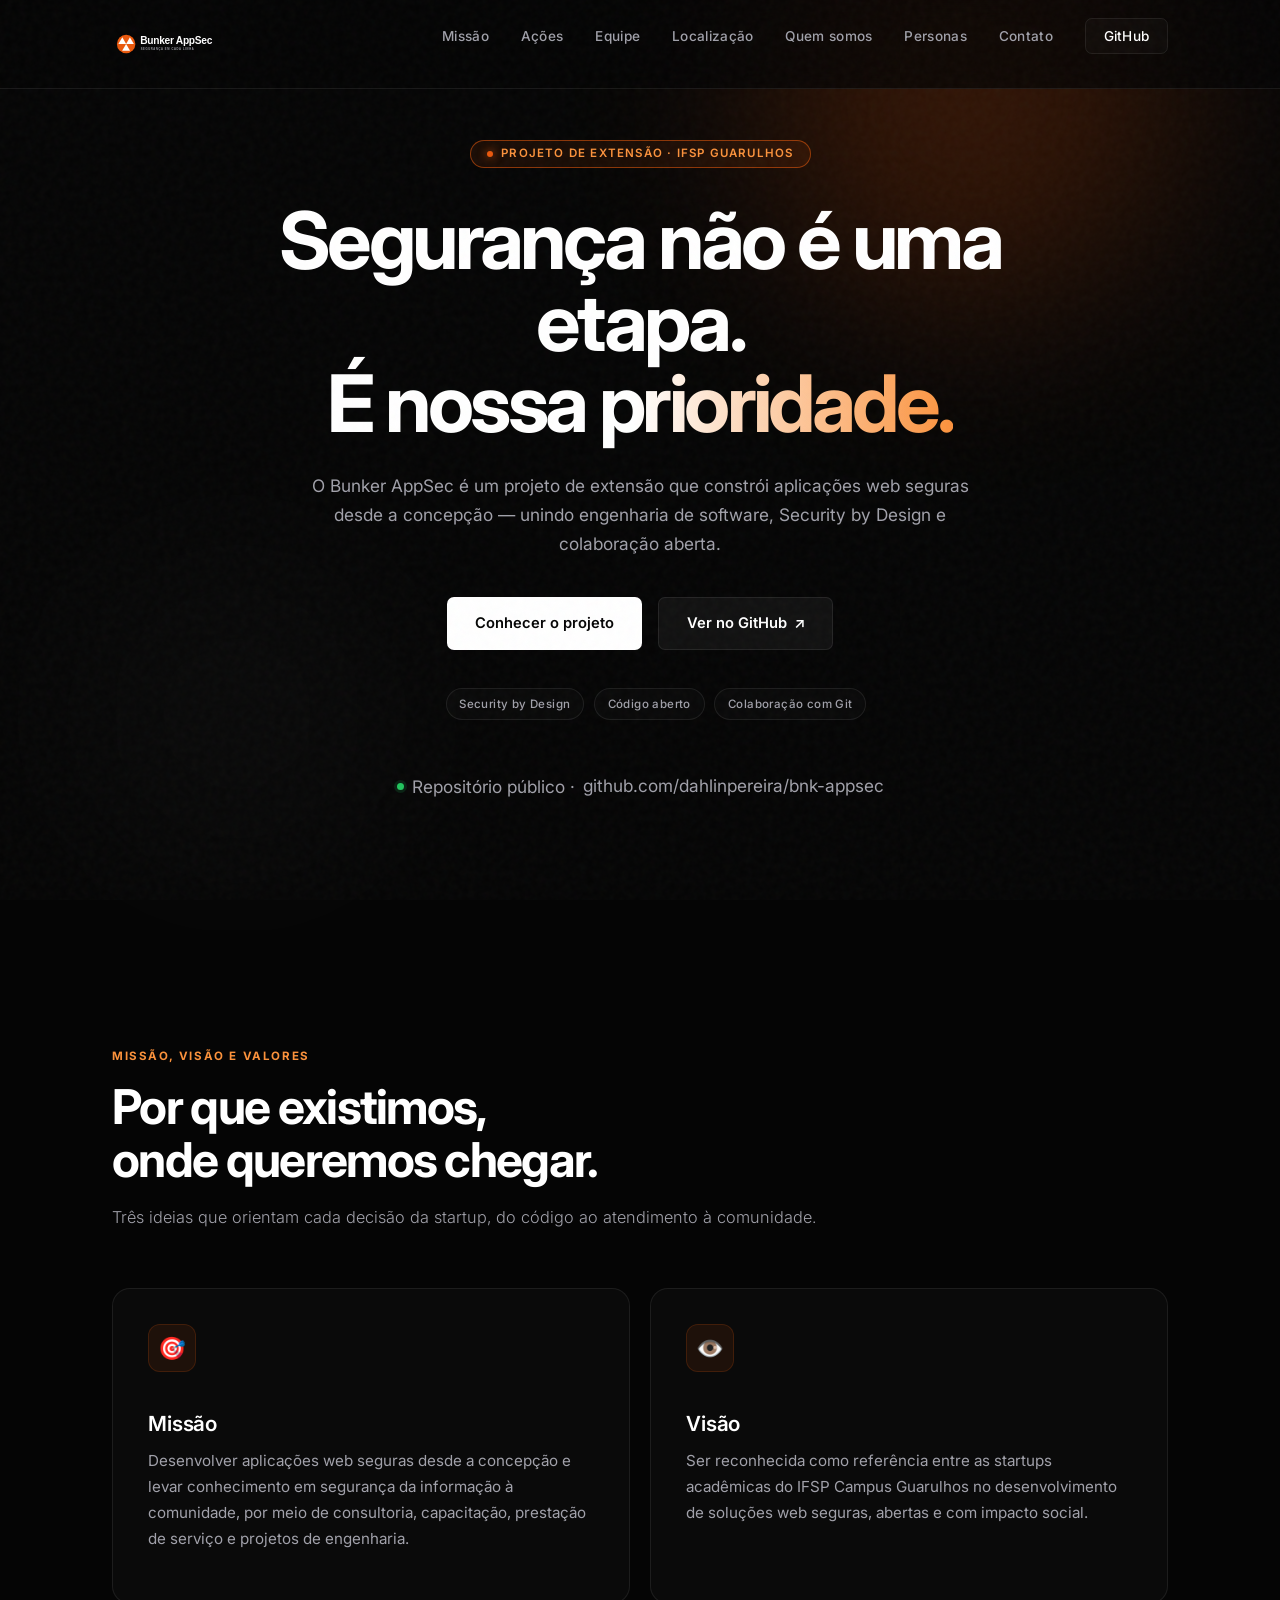
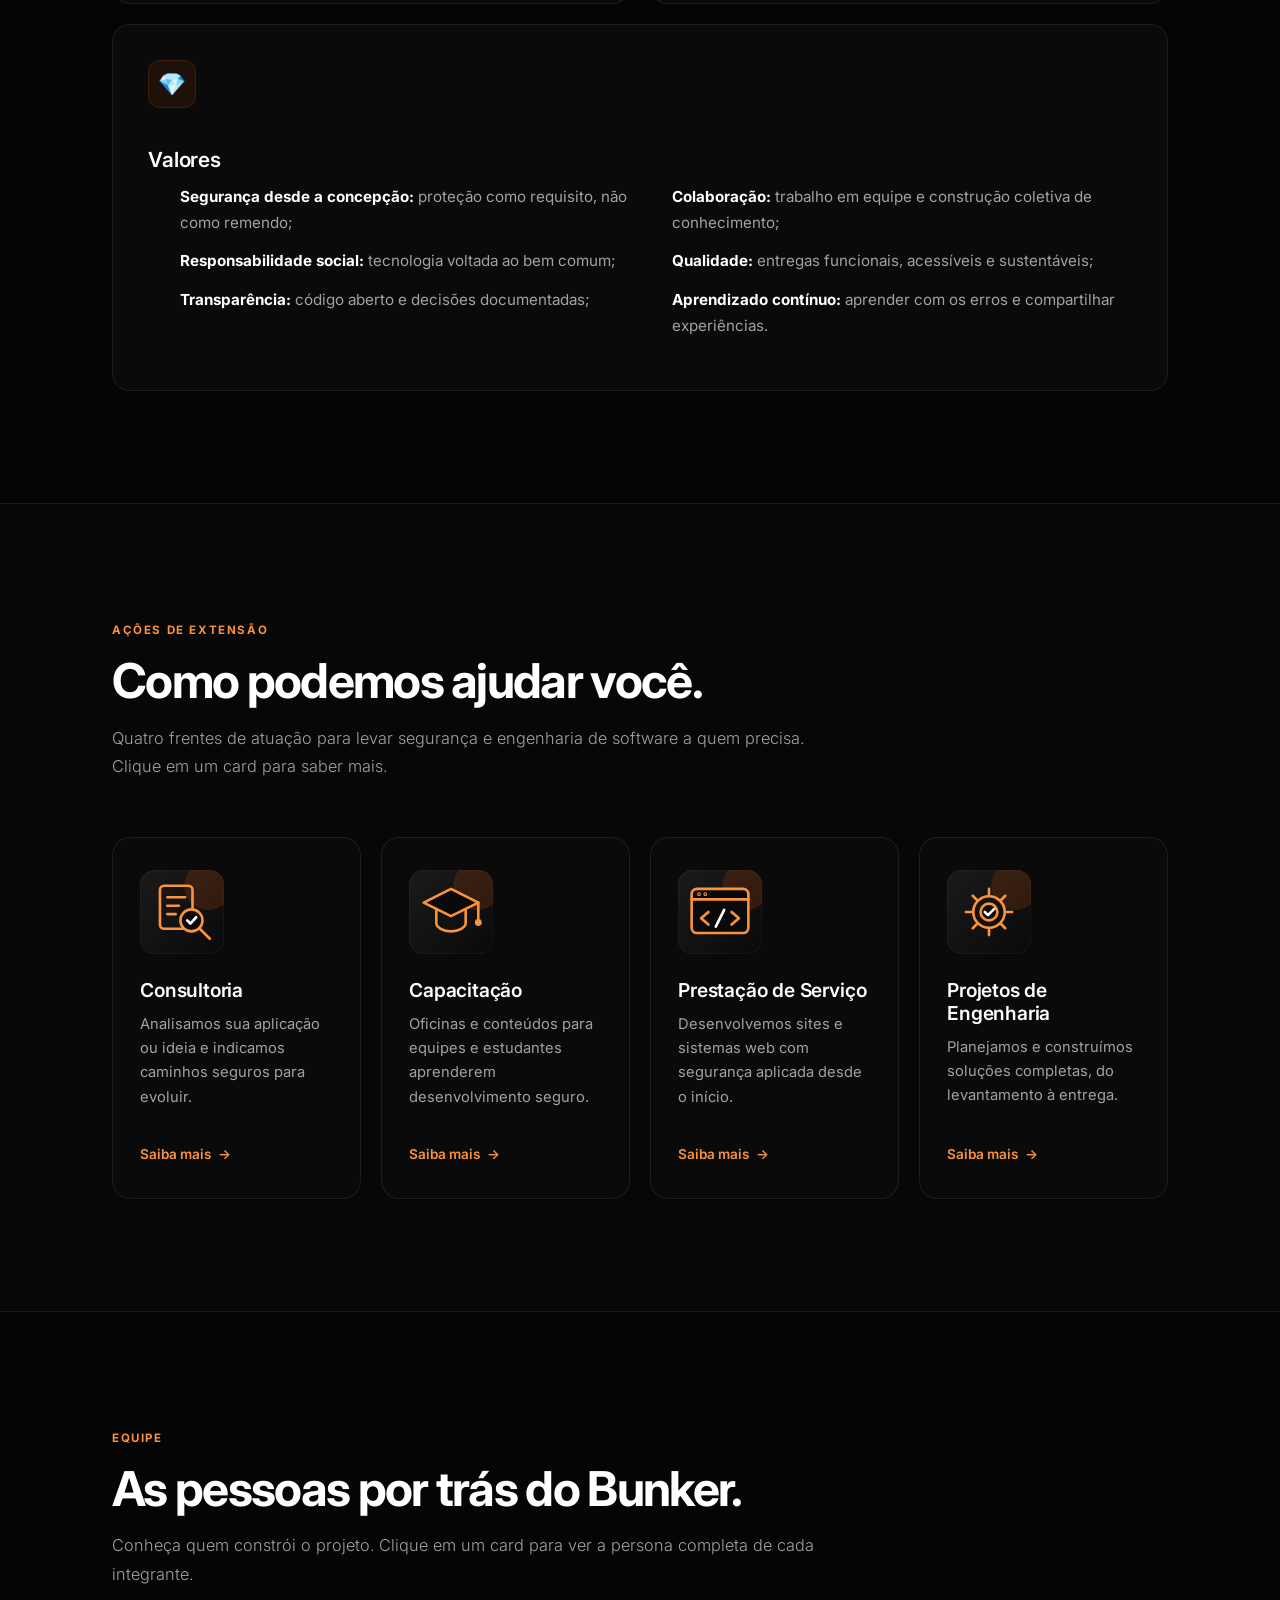
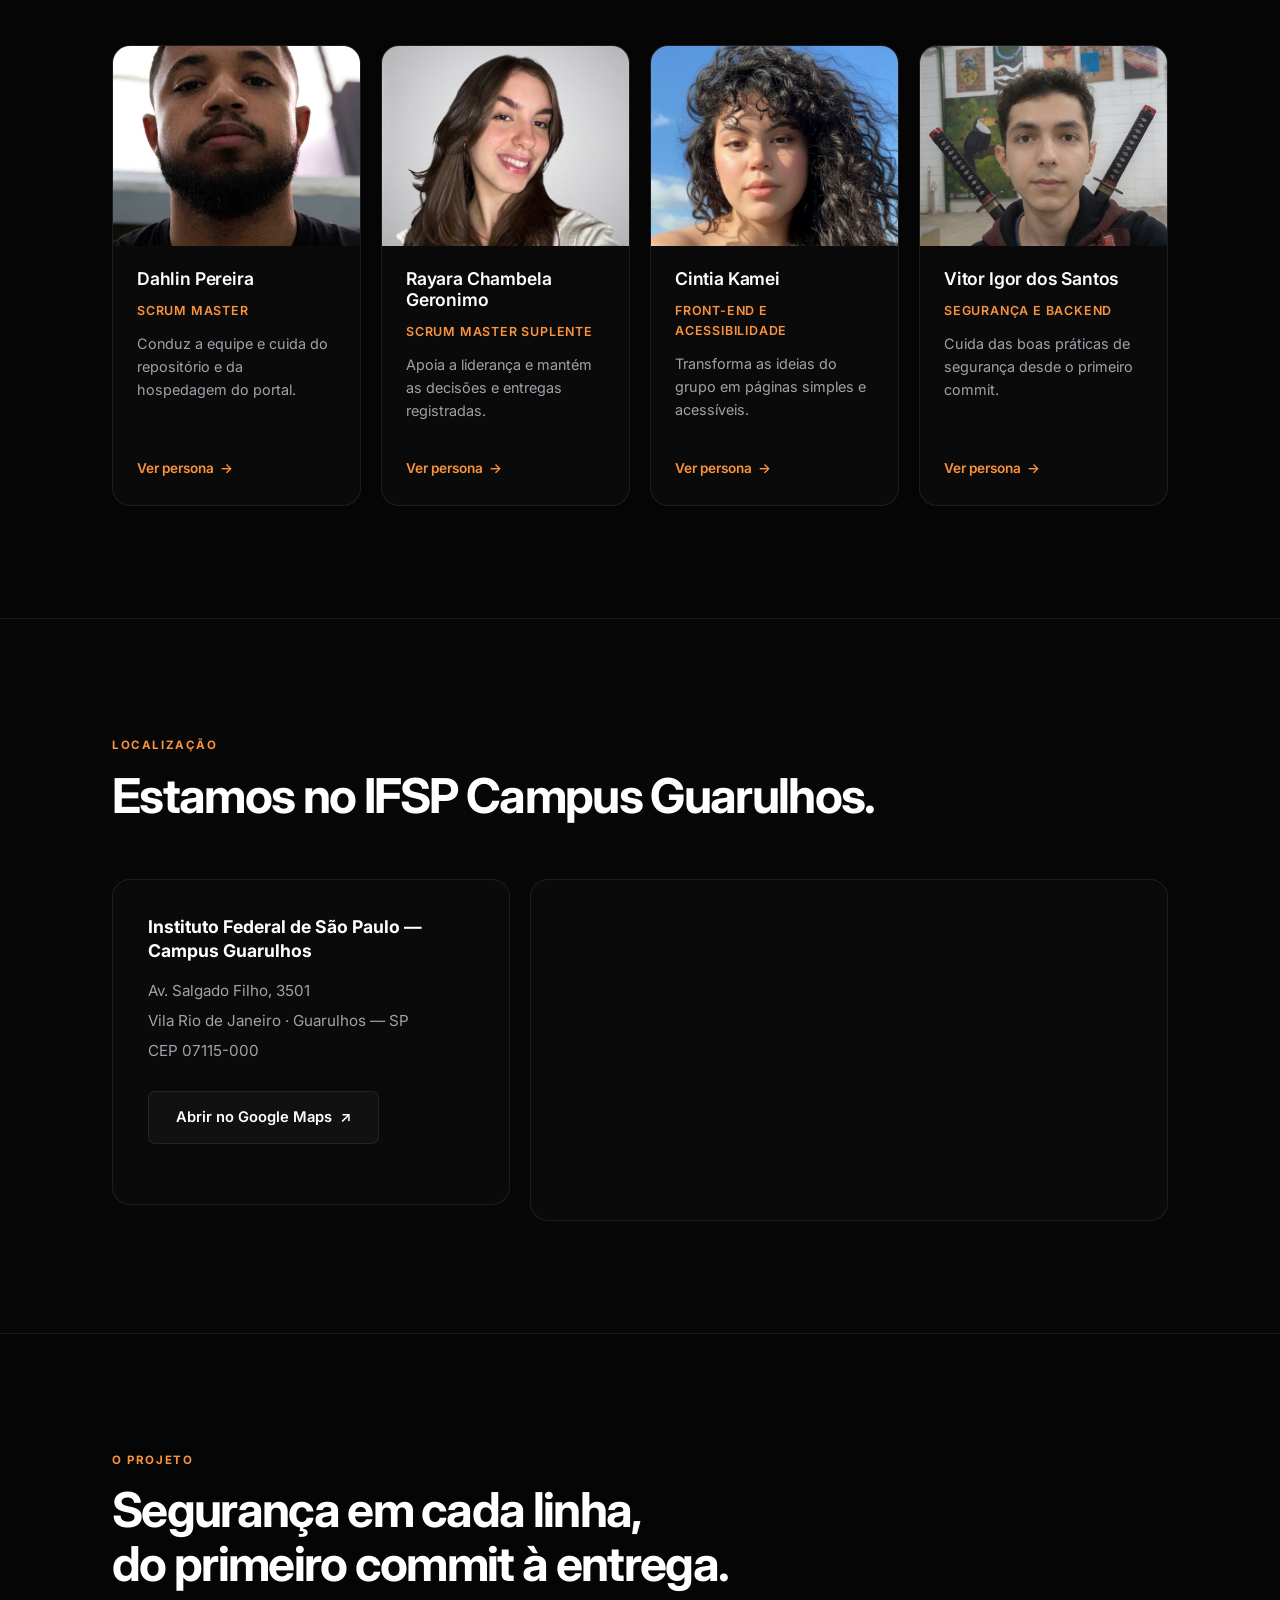
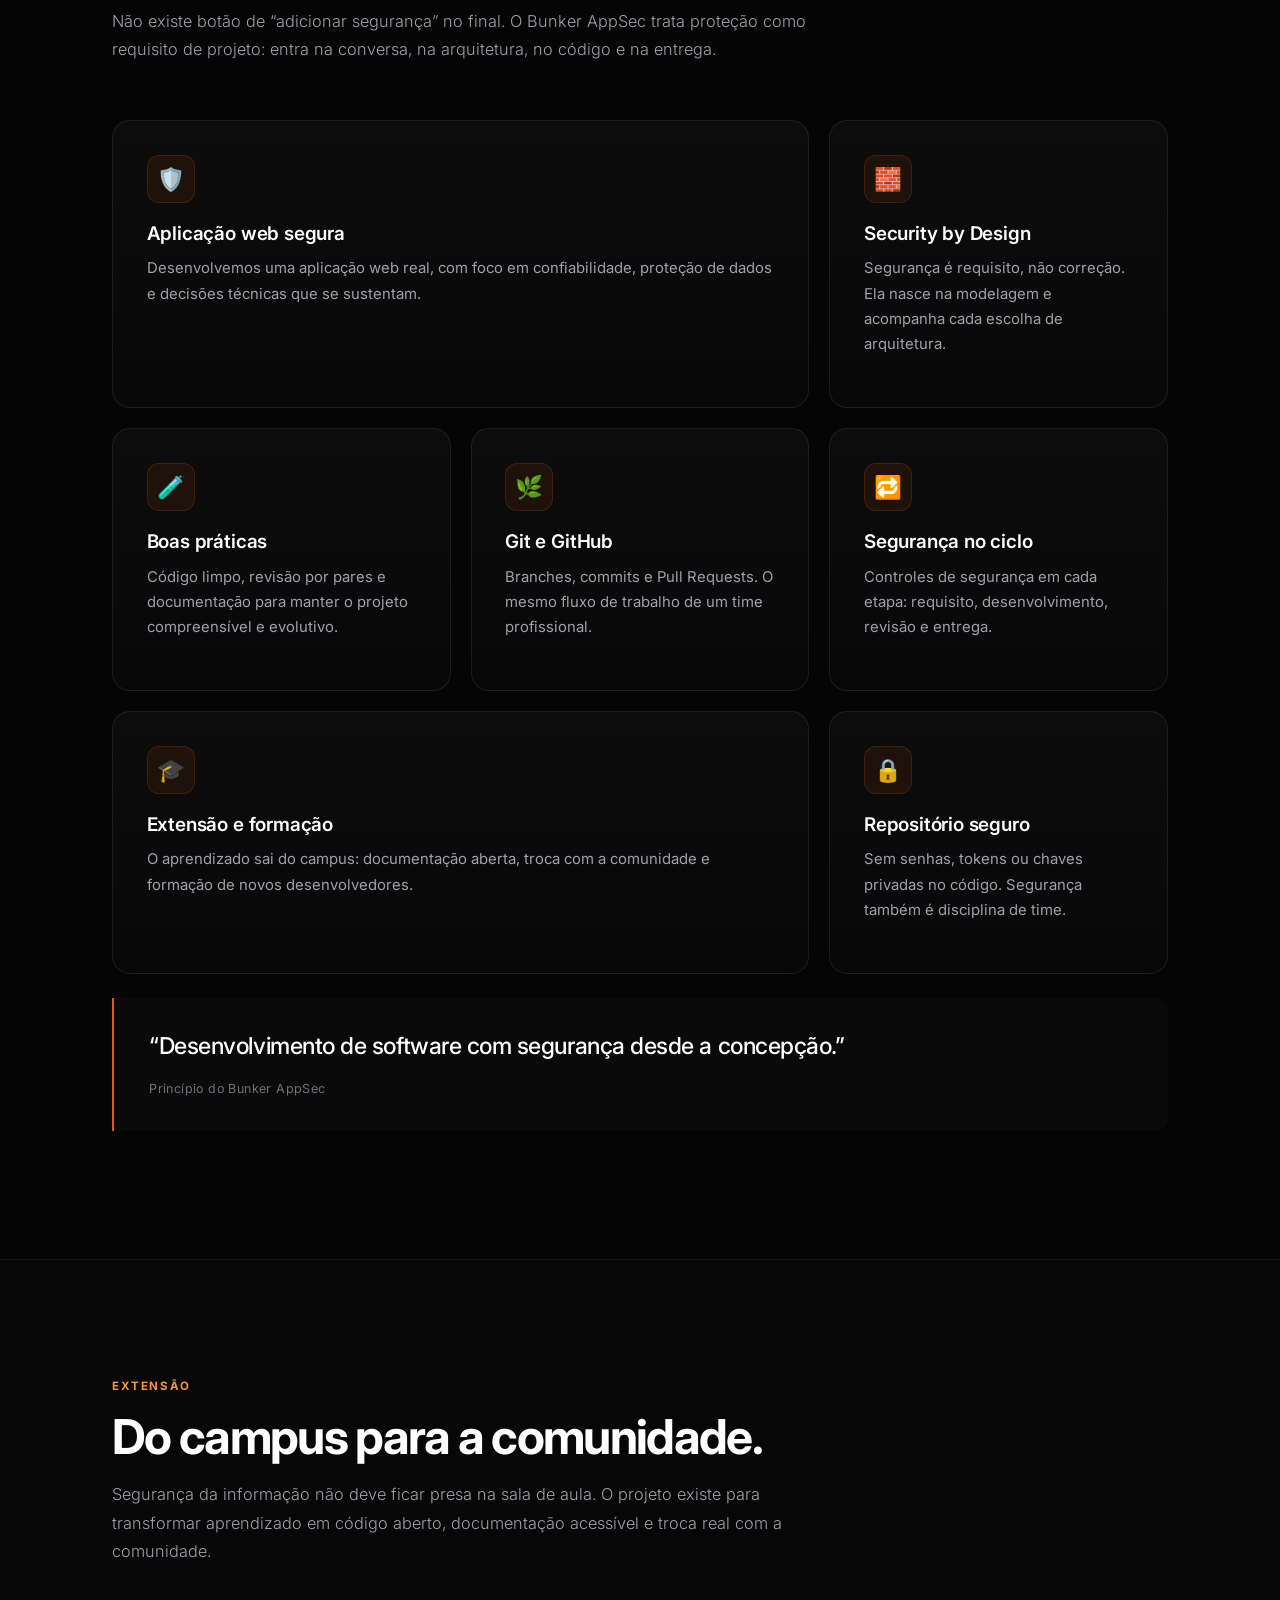
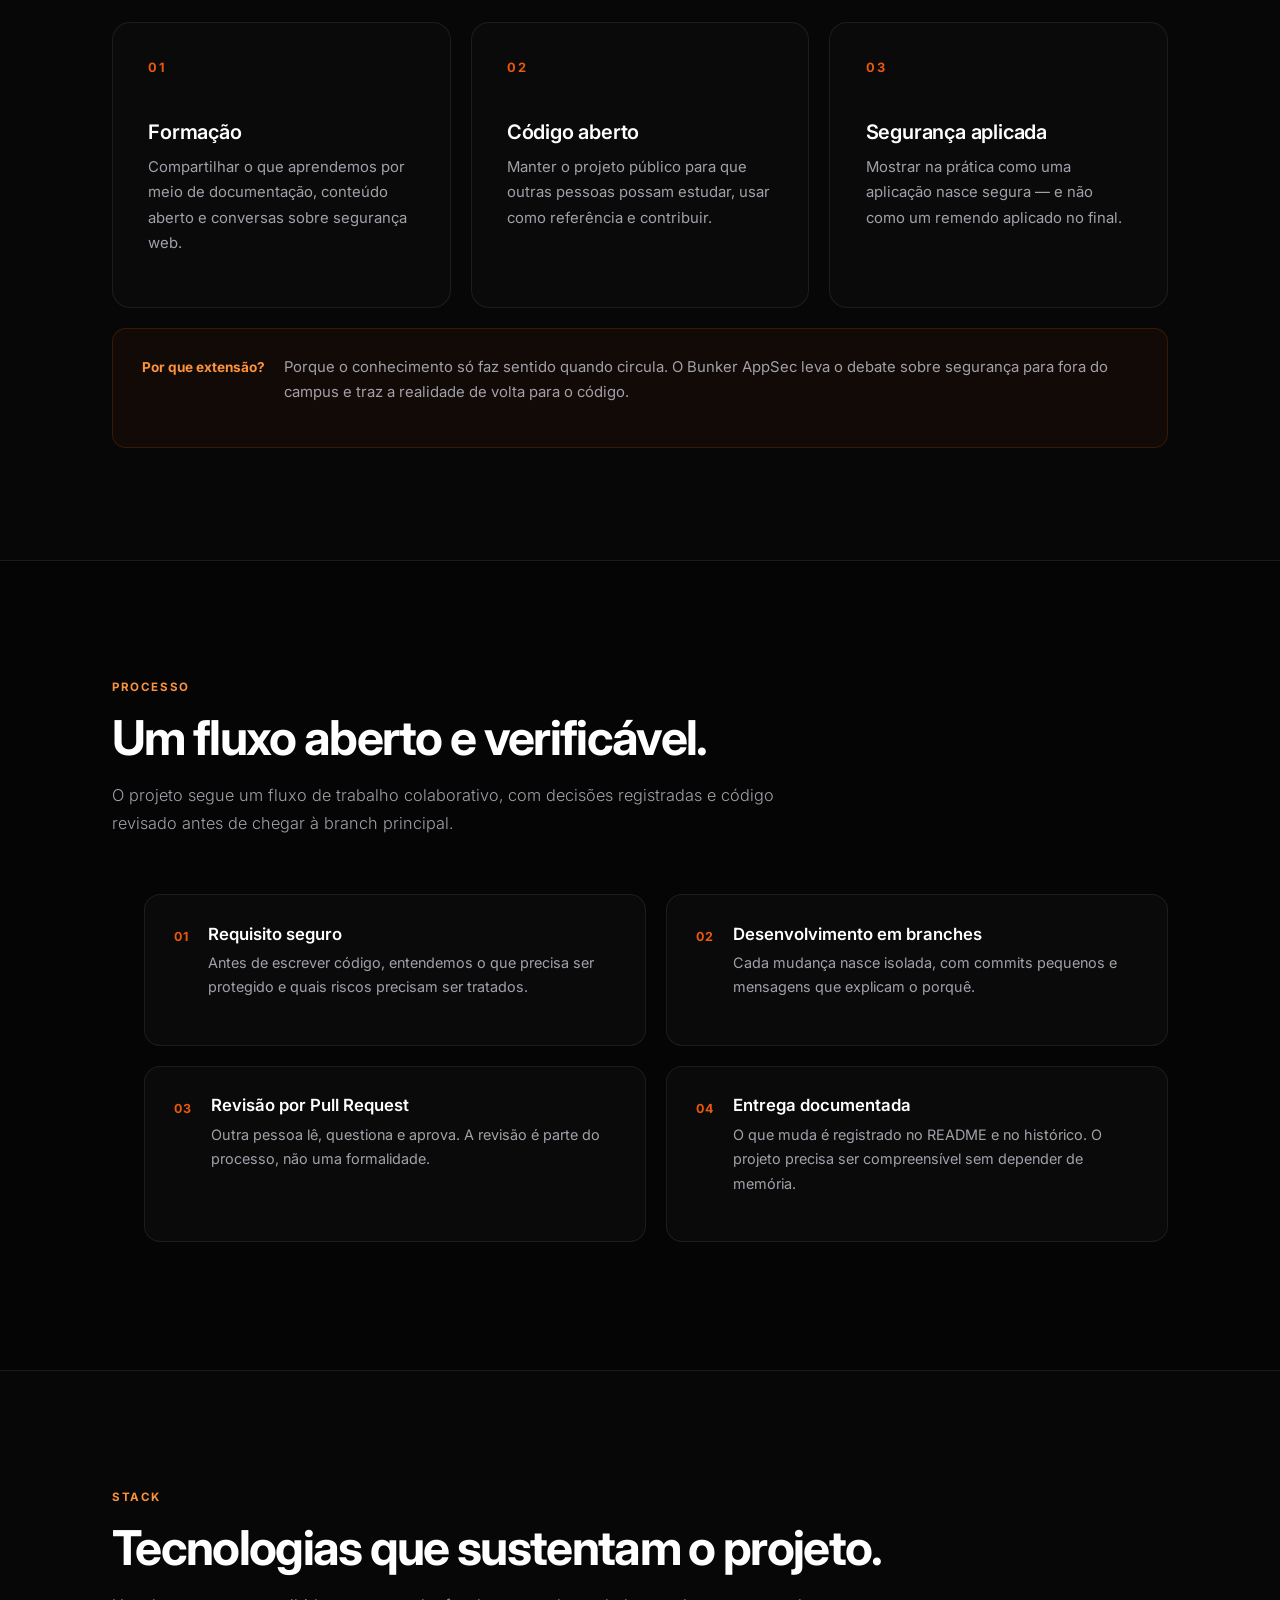
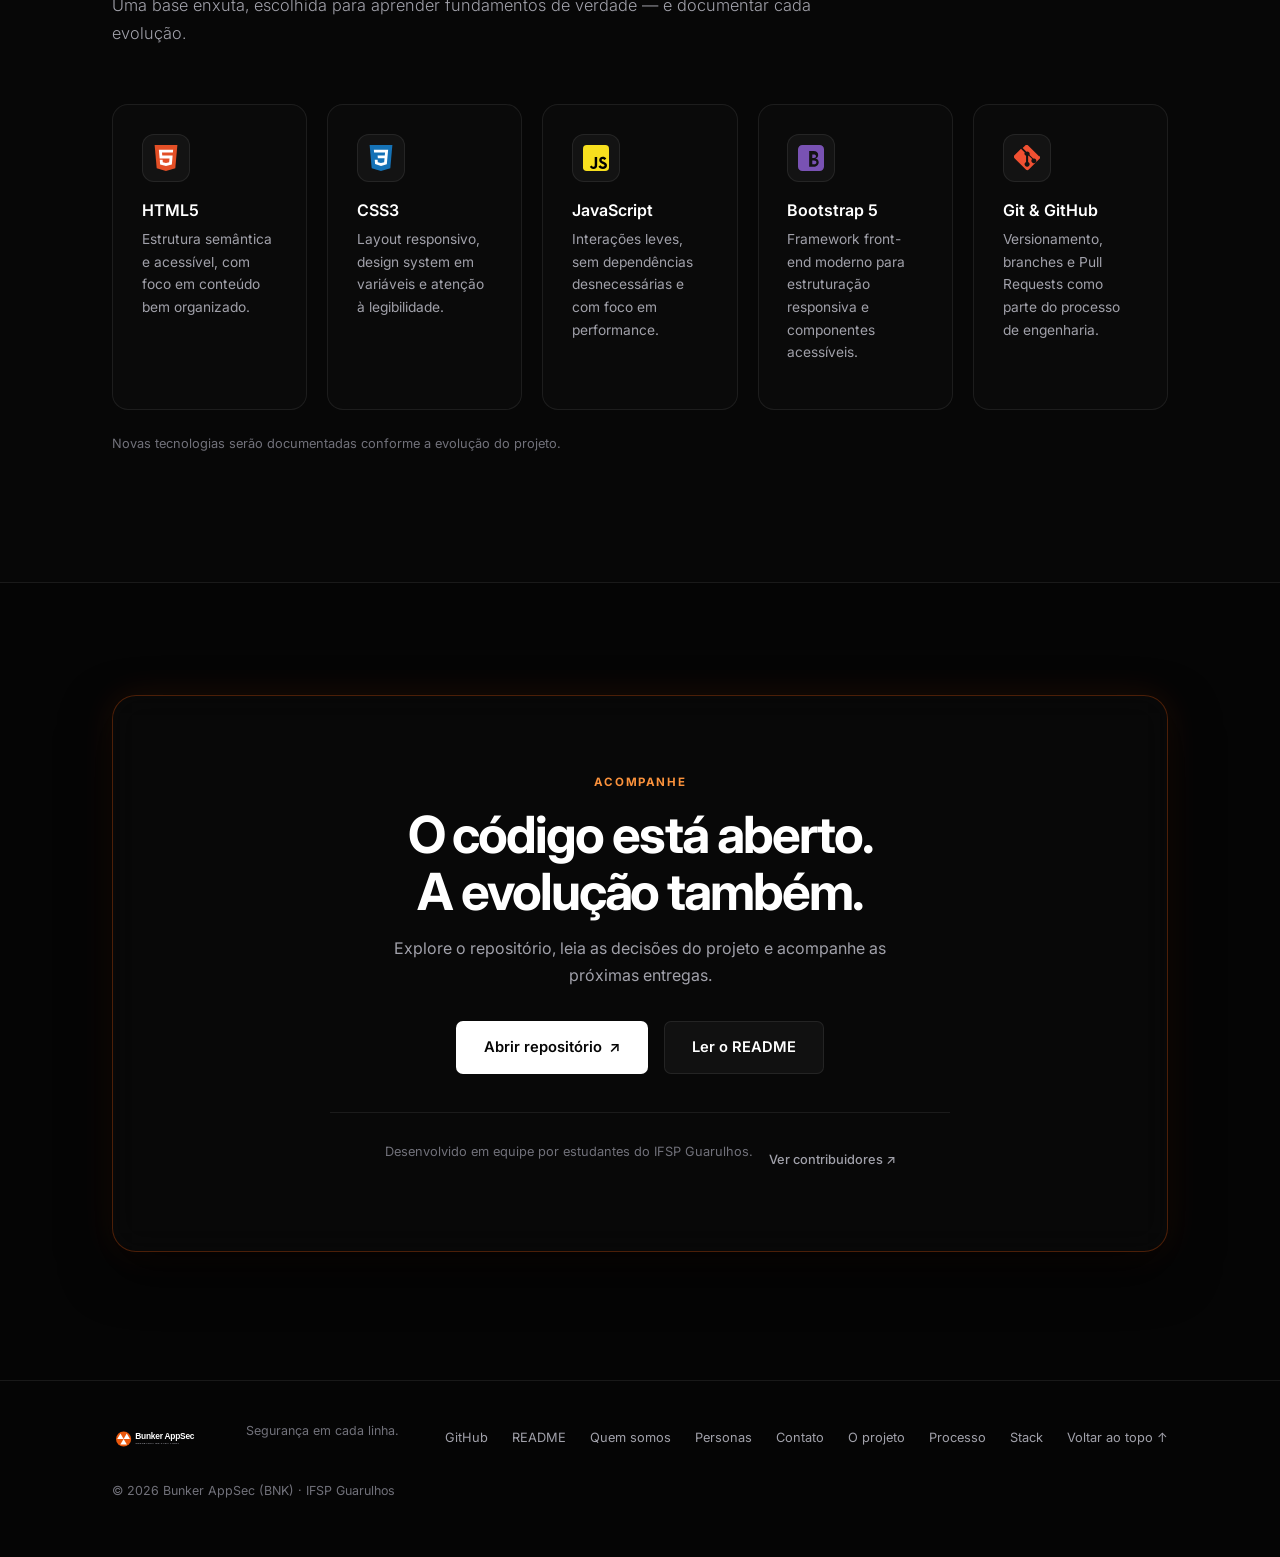
<file: index.html>
<!DOCTYPE html>
<html lang="pt-BR" data-bs-theme="dark">
<head>
    <meta charset="UTF-8">
    <meta name="viewport" content="width=device-width, initial-scale=1.0">
    <meta name="description" content="Bunker AppSec (BNK) — projeto de extensão do IFSP Guarulhos que desenvolve aplicações web seguras desde a concepção, unindo engenharia de software, Security by Design e colaboração aberta.">
    <meta name="theme-color" content="#050505">
    <meta name="author" content="Bunker AppSec">

    <meta property="og:type" content="website">
    <meta property="og:title" content="Bunker AppSec | Segurança desde a concepção">
    <meta property="og:description" content="Projeto de extensão do IFSP Guarulhos que constrói aplicações web seguras desde a concepção.">
    <meta property="og:url" content="https://bunker.simplifica.gru.br/">
    <meta name="twitter:card" content="summary">

    <title>Bunker AppSec | Segurança desde a concepção</title>

    <link rel="canonical" href="https://bunker.simplifica.gru.br/">
    <link rel="icon" type="image/svg+xml" href="assets/img/favicon.svg">
    <link rel="preconnect" href="https://fonts.googleapis.com">
    <link rel="preconnect" href="https://fonts.gstatic.com" crossorigin>
    <link href="https://fonts.googleapis.com/css2?family=Inter:wght@300;400;500;600;700;800&display=swap" rel="stylesheet">
    <link rel="stylesheet" href="https://cdn.jsdelivr.net/npm/bootstrap@5.3.3/dist/css/bootstrap.min.css">
    <link rel="stylesheet" href="https://cdn.jsdelivr.net/npm/bootstrap-icons@1.11.3/font/bootstrap-icons.min.css">
    <link rel="stylesheet" href="css/style.css?v=5">
</head>
<body>
    <div class="site-cursor-glow" aria-hidden="true"></div>
    <a class="skip-link" href="#conteudo">Pular para o conteúdo</a>
    <div class="noise-overlay" aria-hidden="true"></div>

    <header class="navbar" id="navbar">
        <div class="container nav-content">
            <a href="#inicio" class="logo" aria-label="Bunker AppSec — início">
                <img src="assets/img/logo.svg" alt="Bunker AppSec" height="34">
            </a>

            <button class="nav-toggle" id="navToggle" type="button"
                    aria-expanded="false" aria-controls="navLinks" aria-label="Abrir menu">
                <span></span>
                <span></span>
                <span></span>
            </button>

            <nav aria-label="Navegação principal">
                <ul class="nav-links" id="navLinks">
                    <li><a href="#missao">Missão</a></li>
                    <li><a href="#acoes">Ações</a></li>
                    <li><a href="#equipe">Equipe</a></li>
                    <li><a href="#localizacao">Localização</a></li>
                    <li><a href="quem-somos.html">Quem somos</a></li>
                    <li><a href="personas.html">Personas</a></li>
                    <li><a href="contato.html">Contato</a></li>
                    <li>
                        <a class="btn-outline" href="https://github.com/dahlinpereira/bnk-appsec"
                           target="_blank" rel="noopener noreferrer">GitHub</a>
                    </li>
                </ul>
            </nav>
        </div>
    </header>

    <main id="conteudo">
        <!-- 1ª dobra · Apresentação -->
        <section class="hero" id="inicio">
            <div class="orb orb-1" aria-hidden="true"></div>
            <div class="orb orb-2" aria-hidden="true"></div>

            <div class="container hero-content">
                <span class="badge fade-in">Projeto de extensão · IFSP Guarulhos</span>

                <h1 class="fade-in delay-1">
                    Segurança não é uma etapa.<br>
                    É nossa <span class="highlight">prioridade.</span>
                </h1>

                <p class="fade-in delay-2">
                    O Bunker AppSec é um projeto de extensão que constrói aplicações web seguras
                    desde a concepção — unindo engenharia de software, Security by Design
                    e colaboração aberta.
                </p>

                <div class="hero-actions fade-in delay-3">
                    <a href="#projeto" class="btn-primary">Conhecer o projeto</a>
                    <a href="https://github.com/dahlinpereira/bnk-appsec" class="btn-secondary"
                       target="_blank" rel="noopener noreferrer">
                        Ver no GitHub <span aria-hidden="true">↗</span>
                    </a>
                </div>

                <ul class="hero-tags fade-in delay-4" aria-label="Destaques do projeto">
                    <li>Security by Design</li>
                    <li>Código aberto</li>
                    <li>Colaboração com Git</li>
                </ul>

                <p class="hero-status fade-in delay-4">
                    <span class="status-dot" aria-hidden="true"></span>
                    Repositório público ·
                    <a href="https://github.com/dahlinpereira/bnk-appsec"
                       target="_blank" rel="noopener noreferrer">github.com/dahlinpereira/bnk-appsec</a>
                </p>
            </div>
        </section>

        <!-- 2ª dobra · Missão, Visão e Valores -->
        <section class="section" id="missao">
            <div class="container">
                <div class="section-header slide-up">
                    <span class="eyebrow">Missão, Visão e Valores</span>
                    <h2>Por que existimos,<br>onde queremos chegar.</h2>
                    <p class="lead">
                        Três ideias que orientam cada decisão da startup, do código ao
                        atendimento à comunidade.
                    </p>
                </div>

                <div class="mvv-grid">
                    <article class="mvv-card slide-up delay-1">
                        <div class="icon" aria-hidden="true">🎯</div>
                        <h3>Missão</h3>
                        <p>
                            Desenvolver aplicações web seguras desde a concepção e levar
                            conhecimento em segurança da informação à comunidade, por meio de
                            consultoria, capacitação, prestação de serviço e projetos de engenharia.
                        </p>
                    </article>

                    <article class="mvv-card slide-up delay-2">
                        <div class="icon" aria-hidden="true">👁️</div>
                        <h3>Visão</h3>
                        <p>
                            Ser reconhecida como referência entre as startups acadêmicas do IFSP
                            Campus Guarulhos no desenvolvimento de soluções web seguras, abertas
                            e com impacto social.
                        </p>
                    </article>

                    <article class="mvv-card mvv-values slide-up delay-3">
                        <div class="icon" aria-hidden="true">💎</div>
                        <h3>Valores</h3>
                        <ul>
                            <li><strong>Segurança desde a concepção:</strong> proteção como requisito, não como remendo;</li>
                            <li><strong>Colaboração:</strong> trabalho em equipe e construção coletiva de conhecimento;</li>
                            <li><strong>Responsabilidade social:</strong> tecnologia voltada ao bem comum;</li>
                            <li><strong>Qualidade:</strong> entregas funcionais, acessíveis e sustentáveis;</li>
                            <li><strong>Transparência:</strong> código aberto e decisões documentadas;</li>
                            <li><strong>Aprendizado contínuo:</strong> aprender com os erros e compartilhar experiências.</li>
                        </ul>
                    </article>
                </div>
            </div>
        </section>

        <!-- 3ª dobra · Ações de extensão -->
        <section class="section section-alt" id="acoes">
            <div class="container">
                <div class="section-header slide-up">
                    <span class="eyebrow">Ações de extensão</span>
                    <h2>Como podemos ajudar você.</h2>
                    <p class="lead">
                        Quatro frentes de atuação para levar segurança e engenharia de software
                        a quem precisa. Clique em um card para saber mais.
                    </p>
                </div>

                <div class="action-grid">
                    <a class="action-card slide-up delay-1" href="quem-somos.html#consultoria">
                        <img src="assets/img/acoes/consultoria.svg" alt="" width="84" height="84" loading="lazy">
                        <h3>Consultoria</h3>
                        <p>Analisamos sua aplicação ou ideia e indicamos caminhos seguros para evoluir.</p>
                        <span class="card-link">Saiba mais <span aria-hidden="true">→</span></span>
                    </a>

                    <a class="action-card slide-up delay-2" href="quem-somos.html#capacitacao">
                        <img src="assets/img/acoes/capacitacao.svg" alt="" width="84" height="84" loading="lazy">
                        <h3>Capacitação</h3>
                        <p>Oficinas e conteúdos para equipes e estudantes aprenderem desenvolvimento seguro.</p>
                        <span class="card-link">Saiba mais <span aria-hidden="true">→</span></span>
                    </a>

                    <a class="action-card slide-up delay-3" href="quem-somos.html#prestacao-de-servico">
                        <img src="assets/img/acoes/prestacao-de-servico.svg" alt="" width="84" height="84" loading="lazy">
                        <h3>Prestação de Serviço</h3>
                        <p>Desenvolvemos sites e sistemas web com segurança aplicada desde o início.</p>
                        <span class="card-link">Saiba mais <span aria-hidden="true">→</span></span>
                    </a>

                    <a class="action-card slide-up delay-4" href="quem-somos.html#projetos-de-engenharia">
                        <img src="assets/img/acoes/projetos-de-engenharia.svg" alt="" width="84" height="84" loading="lazy">
                        <h3>Projetos de Engenharia</h3>
                        <p>Planejamos e construímos soluções completas, do levantamento à entrega.</p>
                        <span class="card-link">Saiba mais <span aria-hidden="true">→</span></span>
                    </a>
                </div>
            </div>
        </section>

        <!-- 4ª dobra · Um card para cada persona -->
        <section class="section" id="equipe">
            <div class="container">
                <div class="section-header slide-up">
                    <span class="eyebrow">Equipe</span>
                    <h2>As pessoas por trás do Bunker.</h2>
                    <p class="lead">
                        Conheça quem constrói o projeto. Clique em um card para ver a persona
                        completa de cada integrante.
                    </p>
                </div>

                <!-- Ordem: Scrum Master, Scrum Master suplente, Cintia e Vitor -->
                <div class="persona-grid">
                    <a class="persona-card slide-up delay-1" href="personas.html#integrante-1">
                        <img src="assets/img/equipe/Dahlin-Pereira.jpeg" alt="Foto de Dahlin Pereira" width="200" height="200" loading="lazy">
                        <div class="persona-info">
                            <h3>Dahlin Pereira</h3>
                            <p class="persona-role">Scrum Master</p>
                            <p>Conduz a equipe e cuida do repositório e da hospedagem do portal.</p>
                            <span class="card-link">Ver persona <span aria-hidden="true">→</span></span>
                        </div>
                    </a>

                    <a class="persona-card slide-up delay-2" href="personas.html#integrante-2">
                        <img src="assets/img/equipe/rayara-chambela-geronimo.jpg" alt="Foto de Rayara Chambela Geronimo" width="200" height="200" loading="lazy">
                        <div class="persona-info">
                            <h3>Rayara Chambela Geronimo</h3>
                            <p class="persona-role">Scrum Master suplente</p>
                            <p>Apoia a liderança e mantém as decisões e entregas registradas.</p>
                            <span class="card-link">Ver persona <span aria-hidden="true">→</span></span>
                        </div>
                    </a>

                    <a class="persona-card slide-up delay-3" href="personas.html#integrante-3">
                        <img src="assets/img/equipe/cintia-kamei.jpg" alt="Foto de Cintia Kamei" width="200" height="200" loading="lazy">
                        <div class="persona-info">
                            <h3>Cintia Kamei</h3>
                            <p class="persona-role">Front-end e Acessibilidade</p>
                            <p>Transforma as ideias do grupo em páginas simples e acessíveis.</p>
                            <span class="card-link">Ver persona <span aria-hidden="true">→</span></span>
                        </div>
                    </a>

                    <a class="persona-card slide-up delay-4" href="personas.html#integrante-4">
                        <img src="assets/img/equipe/Vitor-Igor-dos-Santos.jpeg" alt="Foto de Vitor Igor dos Santos" width="200" height="200" loading="lazy">
                        <div class="persona-info">
                            <h3>Vitor Igor dos Santos</h3>
                            <p class="persona-role">Segurança e Backend</p>
                            <p>Cuida das boas práticas de segurança desde o primeiro commit.</p>
                            <span class="card-link">Ver persona <span aria-hidden="true">→</span></span>
                        </div>
                    </a>
                </div>
            </div>
        </section>

        <!-- 5ª dobra · Localização -->
        <section class="section section-alt" id="localizacao">
            <div class="container">
                <div class="section-header slide-up">
                    <span class="eyebrow">Localização</span>
                    <h2>Estamos no IFSP Campus Guarulhos.</h2>
                </div>

                <div class="location-grid slide-up">
                    <address class="location-info">
                        <strong>Instituto Federal de São Paulo — Campus Guarulhos</strong>
                        <span>Av. Salgado Filho, 3501</span>
                        <span>Vila Rio de Janeiro · Guarulhos — SP</span>
                        <span>CEP 07115-000</span>
                        <a class="btn-secondary" href="https://www.google.com/maps/search/?api=1&amp;query=IFSP+Campus+Guarulhos+Av.+Salgado+Filho+3501+Guarulhos+SP"
                           target="_blank" rel="noopener noreferrer">
                            Abrir no Google Maps <span aria-hidden="true">↗</span>
                        </a>
                    </address>

                    <div class="location-map">
                        <iframe
                            title="Mapa do IFSP Campus Guarulhos"
                            src="https://www.google.com/maps?q=IFSP+Campus+Guarulhos+Av.+Salgado+Filho+3501+Guarulhos+SP&amp;output=embed"
                            loading="lazy"
                            referrerpolicy="no-referrer-when-downgrade"
                            allowfullscreen></iframe>
                    </div>
                </div>
            </div>
        </section>

        <!-- O projeto -->
        <section class="section" id="projeto">
            <div class="container">
                <div class="section-header slide-up">
                    <span class="eyebrow">O projeto</span>
                    <h2>Segurança em cada linha,<br>do primeiro commit à entrega.</h2>
                    <p class="lead">
                        Não existe botão de “adicionar segurança” no final. O Bunker AppSec trata
                        proteção como requisito de projeto: entra na conversa, na arquitetura,
                        no código e na entrega.
                    </p>
                </div>

                <div class="bento-grid">
                    <article class="bento-card col-span-2 slide-up delay-1">
                        <div class="card-content">
                            <div class="icon" aria-hidden="true">🛡️</div>
                            <h3>Aplicação web segura</h3>
                            <p>
                                Desenvolvemos uma aplicação web real, com foco em confiabilidade,
                                proteção de dados e decisões técnicas que se sustentam.
                            </p>
                        </div>
                    </article>

                    <article class="bento-card slide-up delay-2">
                        <div class="card-content">
                            <div class="icon" aria-hidden="true">🧱</div>
                            <h3>Security by Design</h3>
                            <p>
                                Segurança é requisito, não correção. Ela nasce na modelagem
                                e acompanha cada escolha de arquitetura.
                            </p>
                        </div>
                    </article>

                    <article class="bento-card slide-up delay-1">
                        <div class="card-content">
                            <div class="icon" aria-hidden="true">🧪</div>
                            <h3>Boas práticas</h3>
                            <p>
                                Código limpo, revisão por pares e documentação para manter
                                o projeto compreensível e evolutivo.
                            </p>
                        </div>
                    </article>

                    <article class="bento-card slide-up delay-2">
                        <div class="card-content">
                            <div class="icon" aria-hidden="true">🌿</div>
                            <h3>Git e GitHub</h3>
                            <p>
                                Branches, commits e Pull Requests. O mesmo fluxo de trabalho
                                de um time profissional.
                            </p>
                        </div>
                    </article>

                    <article class="bento-card slide-up delay-3">
                        <div class="card-content">
                            <div class="icon" aria-hidden="true">🔁</div>
                            <h3>Segurança no ciclo</h3>
                            <p>
                                Controles de segurança em cada etapa: requisito, desenvolvimento,
                                revisão e entrega.
                            </p>
                        </div>
                    </article>

                    <article class="bento-card col-span-2 slide-up delay-1">
                        <div class="card-content">
                            <div class="icon" aria-hidden="true">🎓</div>
                            <h3>Extensão e formação</h3>
                            <p>
                                O aprendizado sai do campus: documentação aberta, troca com a
                                comunidade e formação de novos desenvolvedores.
                            </p>
                        </div>
                    </article>

                    <article class="bento-card slide-up delay-2">
                        <div class="card-content">
                            <div class="icon" aria-hidden="true">🔒</div>
                            <h3>Repositório seguro</h3>
                            <p>
                                Sem senhas, tokens ou chaves privadas no código.
                                Segurança também é disciplina de time.
                            </p>
                        </div>
                    </article>
                </div>

                <blockquote class="principle slide-up">
                    <p>“Desenvolvimento de software com segurança desde a concepção.”</p>
                    <cite>Princípio do Bunker AppSec</cite>
                </blockquote>
            </div>
        </section>

        <!-- Extensão -->
        <section class="section section-alt" id="extensao">
            <div class="container">
                <div class="section-header slide-up">
                    <span class="eyebrow">Extensão</span>
                    <h2>Do campus para a comunidade.</h2>
                    <p class="lead">
                        Segurança da informação não deve ficar presa na sala de aula. O projeto
                        existe para transformar aprendizado em código aberto, documentação
                        acessível e troca real com a comunidade.
                    </p>
                </div>

                <div class="extension-grid">
                    <article class="extension-card slide-up delay-1">
                        <span class="card-number" aria-hidden="true">01</span>
                        <h3>Formação</h3>
                        <p>
                            Compartilhar o que aprendemos por meio de documentação, conteúdo
                            aberto e conversas sobre segurança web.
                        </p>
                    </article>

                    <article class="extension-card slide-up delay-2">
                        <span class="card-number" aria-hidden="true">02</span>
                        <h3>Código aberto</h3>
                        <p>
                            Manter o projeto público para que outras pessoas possam estudar,
                            usar como referência e contribuir.
                        </p>
                    </article>

                    <article class="extension-card slide-up delay-3">
                        <span class="card-number" aria-hidden="true">03</span>
                        <h3>Segurança aplicada</h3>
                        <p>
                            Mostrar na prática como uma aplicação nasce segura — e não como
                            um remendo aplicado no final.
                        </p>
                    </article>
                </div>

                <div class="extension-note slide-up">
                    <strong>Por que extensão?</strong>
                    <p>
                        Porque o conhecimento só faz sentido quando circula. O Bunker AppSec leva
                        o debate sobre segurança para fora do campus e traz a realidade de volta
                        para o código.
                    </p>
                </div>
            </div>
        </section>

        <!-- Processo -->
        <section class="section" id="processo">
            <div class="container">
                <div class="section-header slide-up">
                    <span class="eyebrow">Processo</span>
                    <h2>Um fluxo aberto e verificável.</h2>
                    <p class="lead">
                        O projeto segue um fluxo de trabalho colaborativo, com decisões
                        registradas e código revisado antes de chegar à branch principal.
                    </p>
                </div>

                <ol class="steps">
                    <li class="step slide-up delay-1">
                        <span class="step-number" aria-hidden="true">01</span>
                        <div>
                            <h3>Requisito seguro</h3>
                            <p>
                                Antes de escrever código, entendemos o que precisa ser protegido
                                e quais riscos precisam ser tratados.
                            </p>
                        </div>
                    </li>

                    <li class="step slide-up delay-2">
                        <span class="step-number" aria-hidden="true">02</span>
                        <div>
                            <h3>Desenvolvimento em branches</h3>
                            <p>
                                Cada mudança nasce isolada, com commits pequenos e mensagens
                                que explicam o porquê.
                            </p>
                        </div>
                    </li>

                    <li class="step slide-up delay-3">
                        <span class="step-number" aria-hidden="true">03</span>
                        <div>
                            <h3>Revisão por Pull Request</h3>
                            <p>
                                Outra pessoa lê, questiona e aprova. A revisão é parte do
                                processo, não uma formalidade.
                            </p>
                        </div>
                    </li>

                    <li class="step slide-up delay-4">
                        <span class="step-number" aria-hidden="true">04</span>
                        <div>
                            <h3>Entrega documentada</h3>
                            <p>
                                O que muda é registrado no README e no histórico. O projeto
                                precisa ser compreensível sem depender de memória.
                            </p>
                        </div>
                    </li>
                </ol>
            </div>
        </section>

        <!-- Stack -->
        <section class="section section-alt" id="stack">
            <div class="container">
                <div class="section-header slide-up">
                    <span class="eyebrow">Stack</span>
                    <h2>Tecnologias que sustentam o projeto.</h2>
                    <p class="lead">
                        Uma base enxuta, escolhida para aprender fundamentos de verdade —
                        e documentar cada evolução.
                    </p>
                </div>

                <div class="stack-grid">
                    <article class="stack-card slide-up delay-1">
                        <span class="stack-mark stack-mark-html" aria-hidden="true">
                            <svg xmlns="http://www.w3.org/2000/svg" width="28" height="28" viewBox="0 0 24 24" aria-hidden="true">
                                <path fill="#E34F26" d="M1.5 0h21l-1.91 21.563L11.977 24l-8.564-2.438L1.5 0z"/>
                                <path fill="#FFFFFF" d="M8.531 9.75l-.232-2.718 10.059.003.23-2.622L5.412 4.41l.698 8.01h9.126l-.326 3.426-2.91.804-2.955-.81-.188-2.11H6.248l.33 4.171L12 19.351l5.379-1.443.744-8.157H8.531z"/>
                            </svg>
                        </span>
                        <h3>HTML5</h3>
                        <p>Estrutura semântica e acessível, com foco em conteúdo bem organizado.</p>
                    </article>

                    <article class="stack-card slide-up delay-2">
                        <span class="stack-mark stack-mark-css" aria-hidden="true">
                            <svg xmlns="http://www.w3.org/2000/svg" width="28" height="28" viewBox="0 0 24 24" aria-hidden="true">
                                <path fill="#1572B6" d="M1.5 0h21l-1.91 21.563L11.977 24l-8.565-2.438L1.5 0z"/>
                                <path fill="#FFFFFF" d="M18.59 4.414L5.41 4.41l.213 2.622 10.125.002-.255 2.716h-6.64l.24 2.573h6.182l-.366 3.523-2.91.804-2.956-.81-.188-2.11h-2.61l.29 3.855L12 19.288l5.373-1.53L18.59 4.414z"/>
                            </svg>
                        </span>
                        <h3>CSS3</h3>
                        <p>Layout responsivo, design system em variáveis e atenção à legibilidade.</p>
                    </article>

                    <article class="stack-card slide-up delay-3">
                        <span class="stack-mark stack-mark-js" aria-hidden="true">
                            <svg xmlns="http://www.w3.org/2000/svg" width="28" height="28" viewBox="0 0 630 630" aria-hidden="true">
                                <rect width="630" height="630" rx="90" fill="#F7DF1E"/>
                                <path fill="#000" d="M423.2 492.19c12.69 20.72 29.2 35.95 58.4 35.95 24.53 0 40.2-12.26 40.2-29.2 0-20.3-16.1-27.49-43.1-39.3l-14.8-6.35c-42.72-18.2-71.1-41-71.1-89.2 0-44.4 33.83-78.2 86.7-78.2 37.64 0 64.7 13.1 84.2 47.4l-46.1 29.6c-10.15-18.2-21.1-25.37-38.1-25.37-17.34 0-28.33 11-28.33 25.37 0 17.76 11 24.95 36.4 36l14.8 6.34c50.3 21.57 78.7 43.56 78.7 93 0 53.3-41.87 82.5-98.1 82.5-54.98 0-90.5-26.2-107.88-60.54zm-209.13 5.13c9.3 16.5 17.76 30.45 38.1 30.45 19.45 0 31.72-7.61 31.72-37.2v-201.3h59.2v202.1c0 61.3-35.94 89.2-88.4 89.2-47.4 0-74.85-24.53-88.81-54.075z"/>
                            </svg>
                        </span>
                        <h3>JavaScript</h3>
                        <p>Interações leves, sem dependências desnecessárias e com foco em performance.</p>
                    </article>

                    <article class="stack-card slide-up delay-4">
                        <span class="stack-mark stack-mark-bs" aria-hidden="true">
                            <svg xmlns="http://www.w3.org/2000/svg" width="28" height="28" viewBox="0 0 24 24" fill="#7952B3" aria-hidden="true">
                                <path d="M4.002 0a4 4 0 0 0-4 4v16a4 4 0 0 0 4 4h16a4 4 0 0 0 4-4V4a4 4 0 0 0-4-4h-16zm6.308 5.6h4.146c2.513 0 4.174 1.486 4.174 3.57 0 1.542-.954 2.69-2.304 3.109v.117c1.614.346 2.774 1.636 2.774 3.447 0 2.457-1.942 4.157-4.724 4.157H10.31V5.6zm2.87 3.264v3.193h1.472c1.198 0 1.956-.676 1.956-1.597 0-.954-.758-1.596-1.956-1.596h-1.472zm0 5.485v3.447h1.614c1.346 0 2.193-.735 2.193-1.724 0-.99-.847-1.723-2.193-1.723h-1.614z"/>
                            </svg>
                        </span>
                        <h3>Bootstrap 5</h3>
                        <p>Framework front-end moderno para estruturação responsiva e componentes acessíveis.</p>
                    </article>

                    <article class="stack-card slide-up delay-5">
                        <span class="stack-mark stack-mark-git" aria-hidden="true">
                            <svg xmlns="http://www.w3.org/2000/svg" width="28" height="28" viewBox="0 0 24 24" fill="#F05032" aria-hidden="true">
                                <path d="M23.546 10.93L13.067.452a1.928 1.928 0 0 0-2.732 0L8.01 2.778l3.454 3.453a2.29 2.29 0 0 1 2.903 2.915l3.327 3.327a2.28 2.28 0 0 1 2.317 3.73 2.296 2.296 0 0 1-3.245-3.245l-3.13-3.13a2.288 2.288 0 0 1-.58.175v5.632a2.3 2.3 0 1 1-1.928 0V9.827a2.286 2.286 0 0 1-1.232-2.983L6.48 3.39.454 9.416a1.928 1.928 0 0 0 0 2.732l10.479 10.479a1.928 1.928 0 0 0 2.732 0l9.881-9.88a1.928 1.928 0 0 0 0-2.817z"/>
                            </svg>
                        </span>
                        <h3>Git &amp; GitHub</h3>
                        <p>Versionamento, branches e Pull Requests como parte do processo de engenharia.</p>
                    </article>
                </div>

                <p class="stack-note slide-up">
                    Novas tecnologias serão documentadas conforme a evolução do projeto.
                </p>
            </div>
        </section>

        <!-- CTA com Matrix atrás do quadro -->
        <section class="section cta-section" id="contato">
            <canvas class="matrix-canvas" id="matrixCanvas" aria-hidden="true"></canvas>
            <div class="container">
                <div class="cta-card slide-up">
                    <span class="eyebrow">Acompanhe</span>
                    <h2>O código está aberto.<br>A evolução também.</h2>
                    <p>
                        Explore o repositório, leia as decisões do projeto e acompanhe
                        as próximas entregas.
                    </p>

                    <div class="hero-actions">
                        <a href="https://github.com/dahlinpereira/bnk-appsec" class="btn-primary"
                           target="_blank" rel="noopener noreferrer">
                            Abrir repositório <span aria-hidden="true">↗</span>
                        </a>
                        <a href="https://github.com/dahlinpereira/bnk-appsec/blob/main/README.md"
                           class="btn-secondary" target="_blank" rel="noopener noreferrer">
                            Ler o README
                        </a>
                    </div>

                    <div class="team-line">
                        <p>Desenvolvido em equipe por estudantes do IFSP Guarulhos.</p>
                        <a href="https://github.com/dahlinpereira/bnk-appsec/graphs/contributors"
                           target="_blank" rel="noopener noreferrer">
                            Ver contribuidores <span aria-hidden="true">↗</span>
                        </a>
                    </div>
                </div>
            </div>
        </section>
    </main>

    <footer class="footer">
        <div class="container footer-content">
            <div class="footer-brand">
                <img src="assets/img/logo.svg" alt="Bunker AppSec" height="28">
                <p>Segurança em cada linha.</p>
            </div>

            <nav class="footer-links" aria-label="Links do rodapé">
                <a href="https://github.com/dahlinpereira/bnk-appsec"
                   target="_blank" rel="noopener noreferrer">GitHub</a>
                <a href="https://github.com/dahlinpereira/bnk-appsec/blob/main/README.md"
                   target="_blank" rel="noopener noreferrer">README</a>
                <a href="quem-somos.html">Quem somos</a>
                <a href="personas.html">Personas</a>
                <a href="contato.html">Contato</a>
                <a href="#projeto">O projeto</a>
                <a href="#processo">Processo</a>
                <a href="#stack">Stack</a>
                <a href="#inicio">Voltar ao topo ↑</a>
            </nav>

            <p class="footer-copy">© <span id="year">2026</span> Bunker AppSec (BNK) · IFSP Guarulhos</p>
        </div>
    </footer>

    <script src="https://cdn.jsdelivr.net/npm/bootstrap@5.3.3/dist/js/bootstrap.bundle.min.js"></script>
    <script src="js/script.js?v=3"></script>
</body>
</html>
</file>
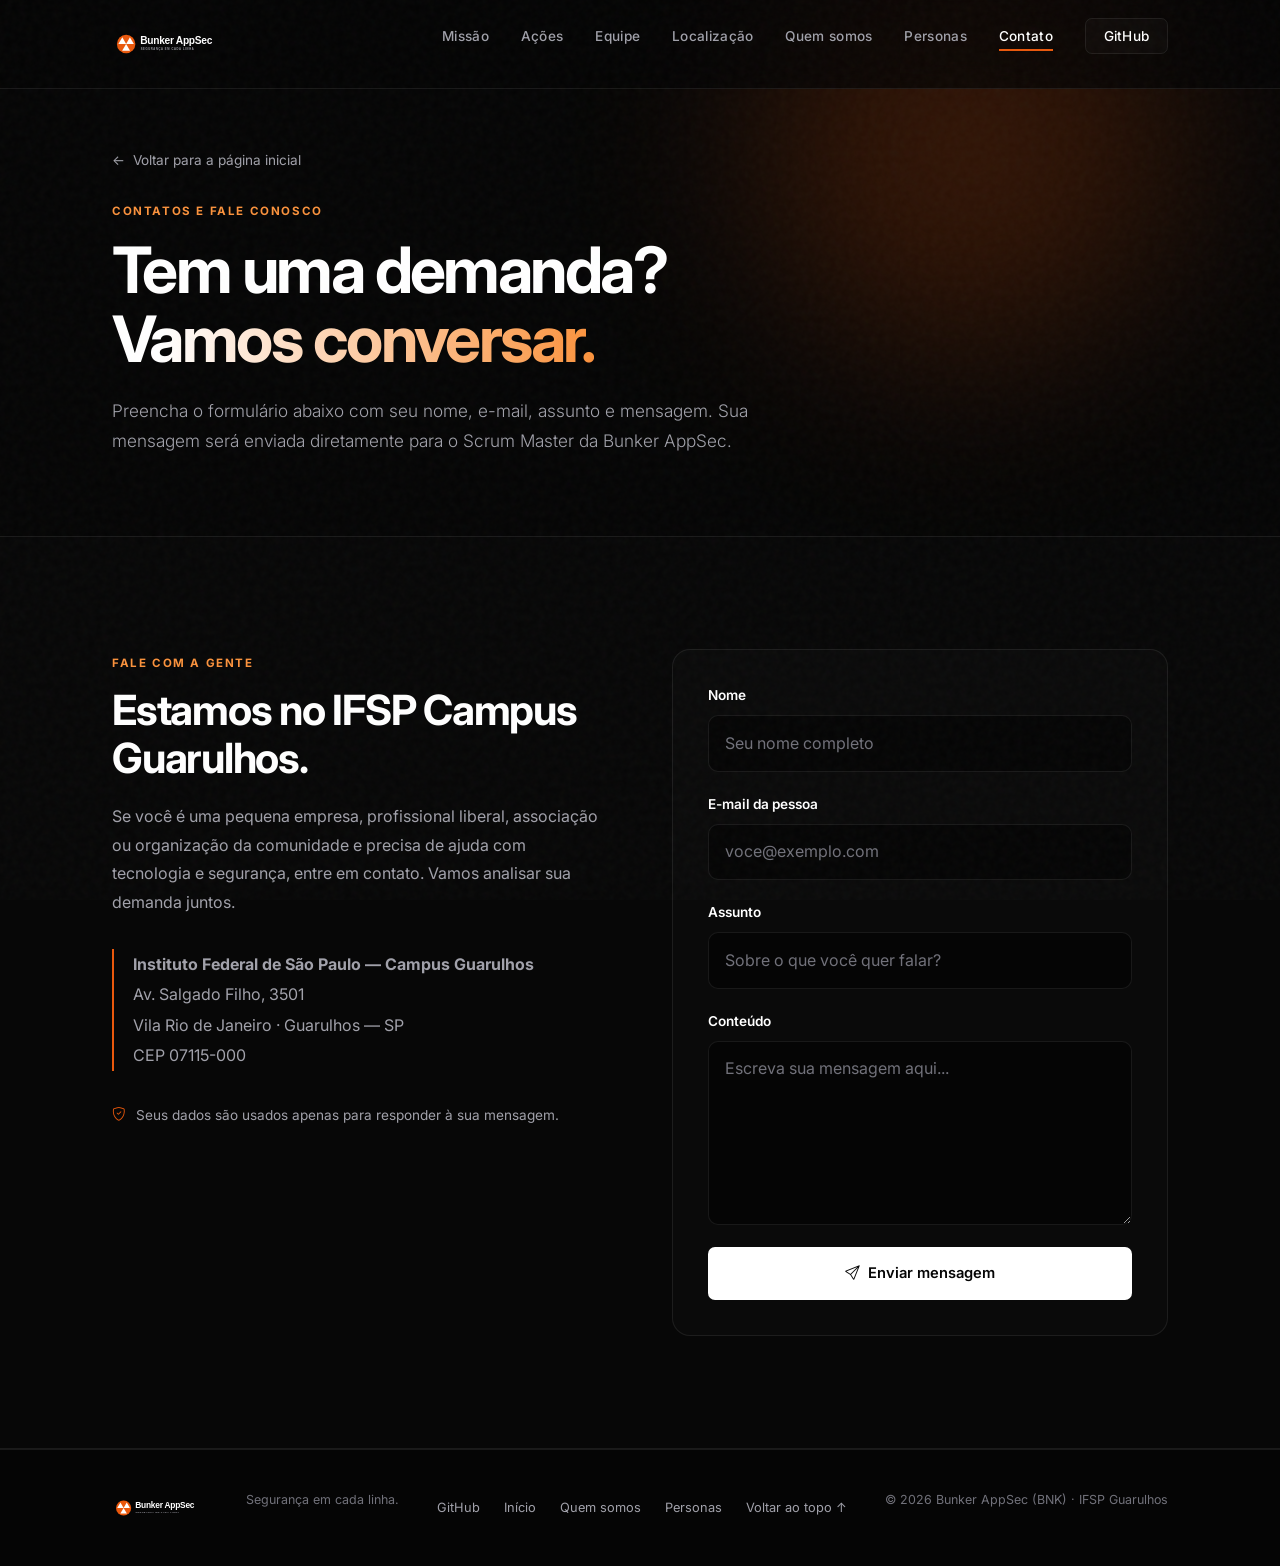
<file: contato.html>
<!DOCTYPE html>
<html lang="pt-BR">
<head>
    <meta charset="UTF-8">
    <meta name="viewport" content="width=device-width, initial-scale=1.0">
    <meta name="description" content="Fale com a Bunker AppSec. Envie sua mensagem para o Scrum Master da startup acadêmica do IFSP Guarulhos.">
    <meta name="theme-color" content="#050505">
    <meta name="author" content="Bunker AppSec">

    <meta property="og:type" content="website">
    <meta property="og:title" content="Contatos e fale conosco | Bunker AppSec">
    <meta property="og:description" content="Envie uma mensagem para a equipe da Bunker AppSec.">
    <meta property="og:url" content="https://bunker.simplifica.gru.br/contato.html">
    <meta name="twitter:card" content="summary">

    <title>Contatos e fale conosco | Bunker AppSec</title>

    <link rel="canonical" href="https://bunker.simplifica.gru.br/contato.html">
    <link rel="icon" type="image/svg+xml" href="assets/img/favicon.svg">
    <link rel="preconnect" href="https://fonts.googleapis.com">
    <link rel="preconnect" href="https://fonts.gstatic.com" crossorigin>
    <link href="https://fonts.googleapis.com/css2?family=Inter:wght@300;400;500;600;700;800&display=swap" rel="stylesheet">
    <link rel="stylesheet" href="https://cdn.jsdelivr.net/npm/bootstrap@5.3.3/dist/css/bootstrap.min.css">
    <link rel="stylesheet" href="https://cdn.jsdelivr.net/npm/bootstrap-icons@1.11.3/font/bootstrap-icons.min.css">
    <link rel="stylesheet" href="css/style.css?v=5">
</head>
<body data-bs-theme="dark">
    <div class="site-cursor-glow" aria-hidden="true"></div>
    <a class="skip-link" href="#conteudo">Pular para o conteúdo</a>
    <div class="noise-overlay" aria-hidden="true"></div>

    <header class="navbar" id="navbar">
        <div class="container nav-content">
            <a href="index.html" class="logo" aria-label="Bunker AppSec — página inicial">
                <img src="assets/img/logo.svg" alt="Bunker AppSec" height="34">
            </a>

            <button class="nav-toggle" id="navToggle" type="button"
                    aria-expanded="false" aria-controls="navLinks" aria-label="Abrir menu">
                <span></span>
                <span></span>
                <span></span>
            </button>

            <nav aria-label="Navegação principal">
                <ul class="nav-links" id="navLinks">
                    <li><a href="index.html#missao">Missão</a></li>
                    <li><a href="index.html#acoes">Ações</a></li>
                    <li><a href="index.html#equipe">Equipe</a></li>
                    <li><a href="index.html#localizacao">Localização</a></li>
                    <li><a href="quem-somos.html">Quem somos</a></li>
                    <li><a href="personas.html">Personas</a></li>
                    <li><a href="contato.html" class="is-active" aria-current="page">Contato</a></li>
                    <li>
                        <a class="btn-outline" href="https://github.com/dahlinpereira/bnk-appsec"
                           target="_blank" rel="noopener noreferrer">GitHub</a>
                    </li>
                </ul>
            </nav>
        </div>
    </header>

    <main id="conteudo">
        <section class="page-hero">
            <div class="orb orb-1" aria-hidden="true"></div>
            <div class="container">
                <a class="back-link fade-in" href="index.html"><span aria-hidden="true">←</span> Voltar para a página inicial</a>
                <span class="eyebrow fade-in delay-1">Contatos e fale conosco</span>
                <h1 class="fade-in delay-1">Tem uma demanda?<br><span class="highlight">Vamos conversar.</span></h1>
                <p class="lead fade-in delay-2">
                    Preencha o formulário abaixo com seu nome, e-mail, assunto e mensagem.
                    Sua mensagem será enviada diretamente para o Scrum Master da Bunker AppSec.
                </p>
            </div>
        </section>

        <section class="section section-alt">
            <div class="container">
                <div class="contact-grid">
                    <div class="contact-info slide-up">
                        <span class="eyebrow">Fale com a gente</span>
                        <h2>Estamos no IFSP Campus Guarulhos.</h2>
                        <p>
                            Se você é uma pequena empresa, profissional liberal, associação ou
                            organização da comunidade e precisa de ajuda com tecnologia e segurança,
                            entre em contato. Vamos analisar sua demanda juntos.
                        </p>

                        <address class="contact-address">
                            <strong>Instituto Federal de São Paulo — Campus Guarulhos</strong><br>
                            Av. Salgado Filho, 3501<br>
                            Vila Rio de Janeiro · Guarulhos — SP<br>
                            CEP 07115-000
                        </address>

                        <p class="contact-note">
                            <i class="bi bi-shield-check" aria-hidden="true"></i>
                            Seus dados são usados apenas para responder à sua mensagem.
                        </p>
                    </div>

                    <div class="contact-form-wrap slide-up delay-1">
                        <div id="formStatus" class="form-status" role="status" aria-live="polite" hidden></div>

                        <form class="contact-form" action="enviar.php" method="POST">
                            <div class="form-field">
                                <label for="nome">Nome</label>
                                <input type="text" id="nome" name="nome" placeholder="Seu nome completo" required maxlength="120">
                            </div>

                            <div class="form-field">
                                <label for="email">E-mail da pessoa</label>
                                <input type="email" id="email" name="email" placeholder="voce@exemplo.com" required maxlength="180">
                            </div>

                            <div class="form-field">
                                <label for="assunto">Assunto</label>
                                <input type="text" id="assunto" name="assunto" placeholder="Sobre o que você quer falar?" required maxlength="150">
                            </div>

                            <div class="form-field">
                                <label for="conteudo">Conteúdo</label>
                                <textarea id="conteudo" name="conteudo" rows="6"
                                          placeholder="Escreva sua mensagem aqui..." required></textarea>
                            </div>

                            <button type="submit" class="btn-primary form-submit">
                                <i class="bi bi-send" aria-hidden="true"></i> Enviar mensagem
                            </button>
                        </form>
                    </div>
                </div>
            </div>
        </section>
    </main>

    <footer class="footer">
        <div class="container footer-content">
            <div class="footer-brand">
                <img src="assets/img/logo.svg" alt="Bunker AppSec" height="28">
                <p>Segurança em cada linha.</p>
            </div>

            <nav class="footer-links" aria-label="Links do rodapé">
                <a href="https://github.com/dahlinpereira/bnk-appsec" target="_blank" rel="noopener noreferrer">GitHub</a>
                <a href="index.html">Início</a>
                <a href="quem-somos.html">Quem somos</a>
                <a href="personas.html">Personas</a>
                <a href="#conteudo">Voltar ao topo ↑</a>
            </nav>

            <p class="footer-copy">© <span id="year">2026</span> Bunker AppSec (BNK) · IFSP Guarulhos</p>
        </div>
    </footer>

    <script src="https://cdn.jsdelivr.net/npm/bootstrap@5.3.3/dist/js/bootstrap.bundle.min.js"></script>
    <script src="js/script.js?v=3"></script>
</body>
</html>
</file>
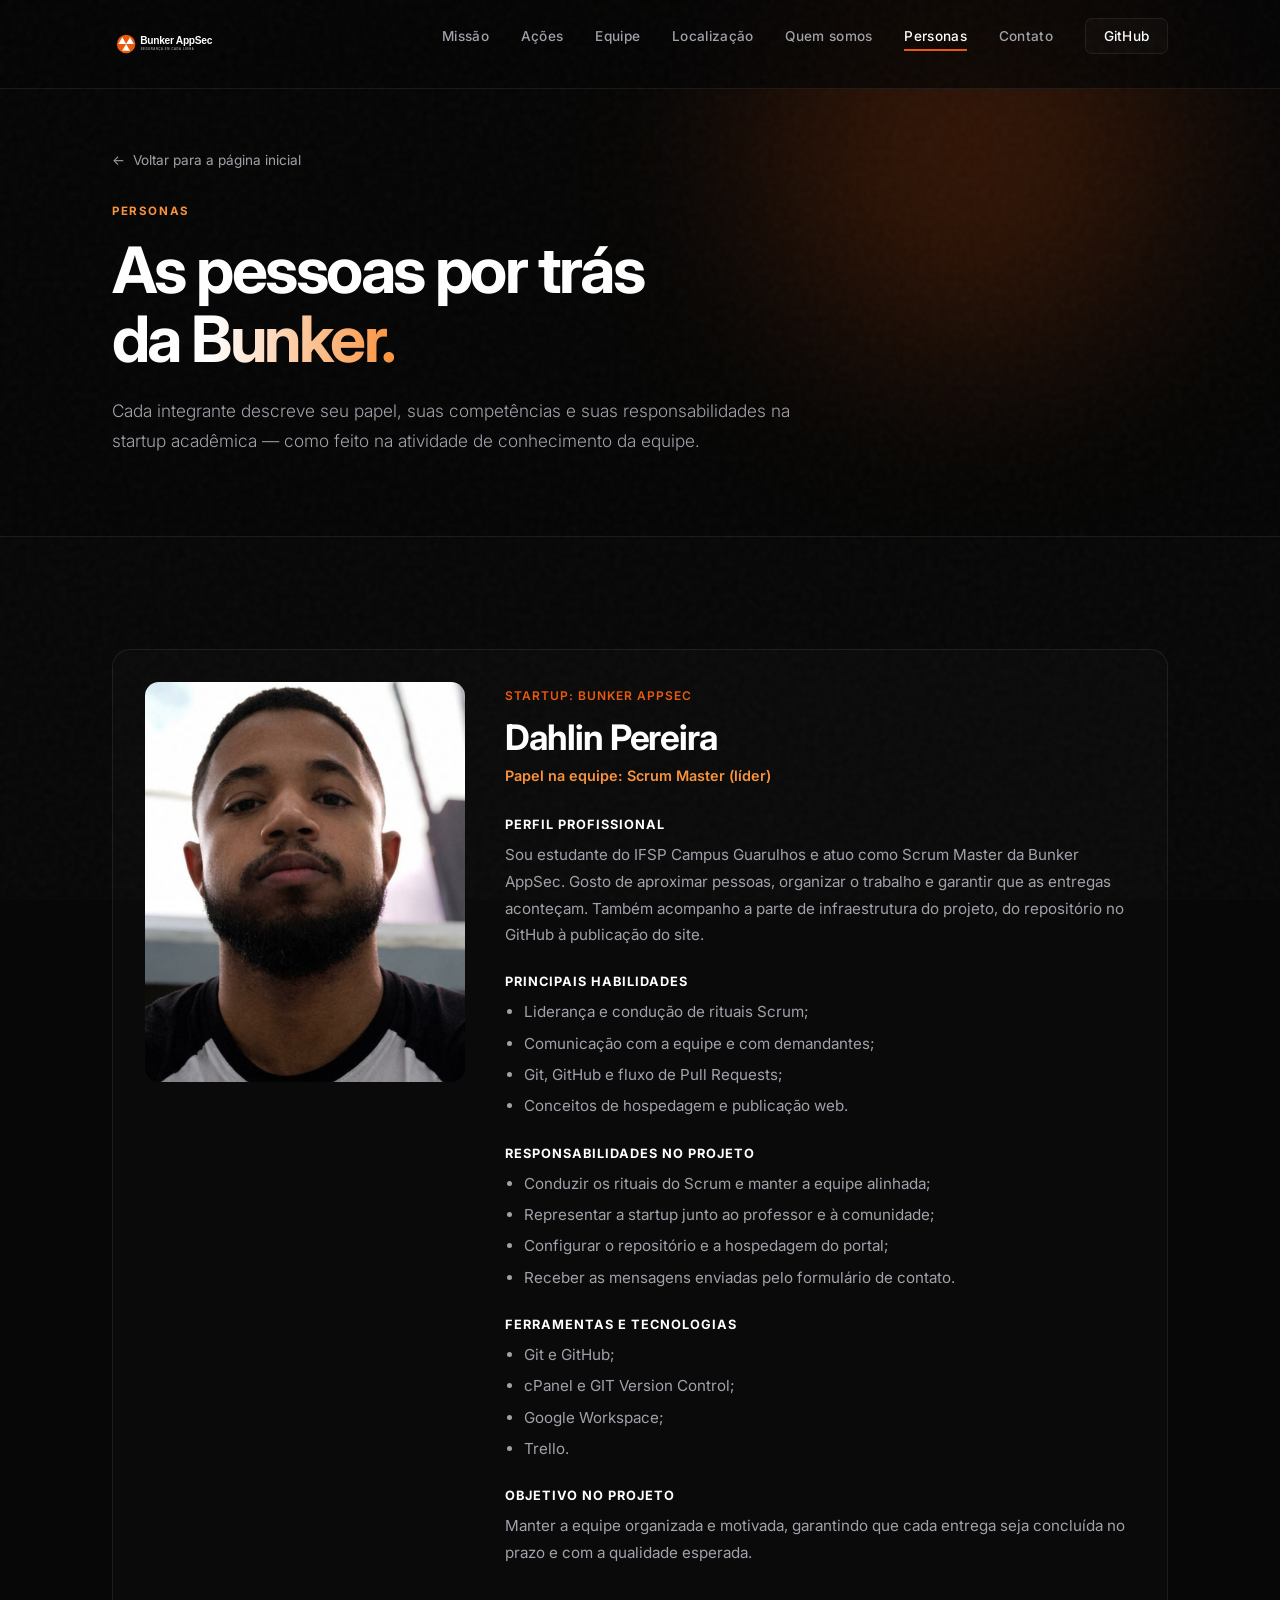
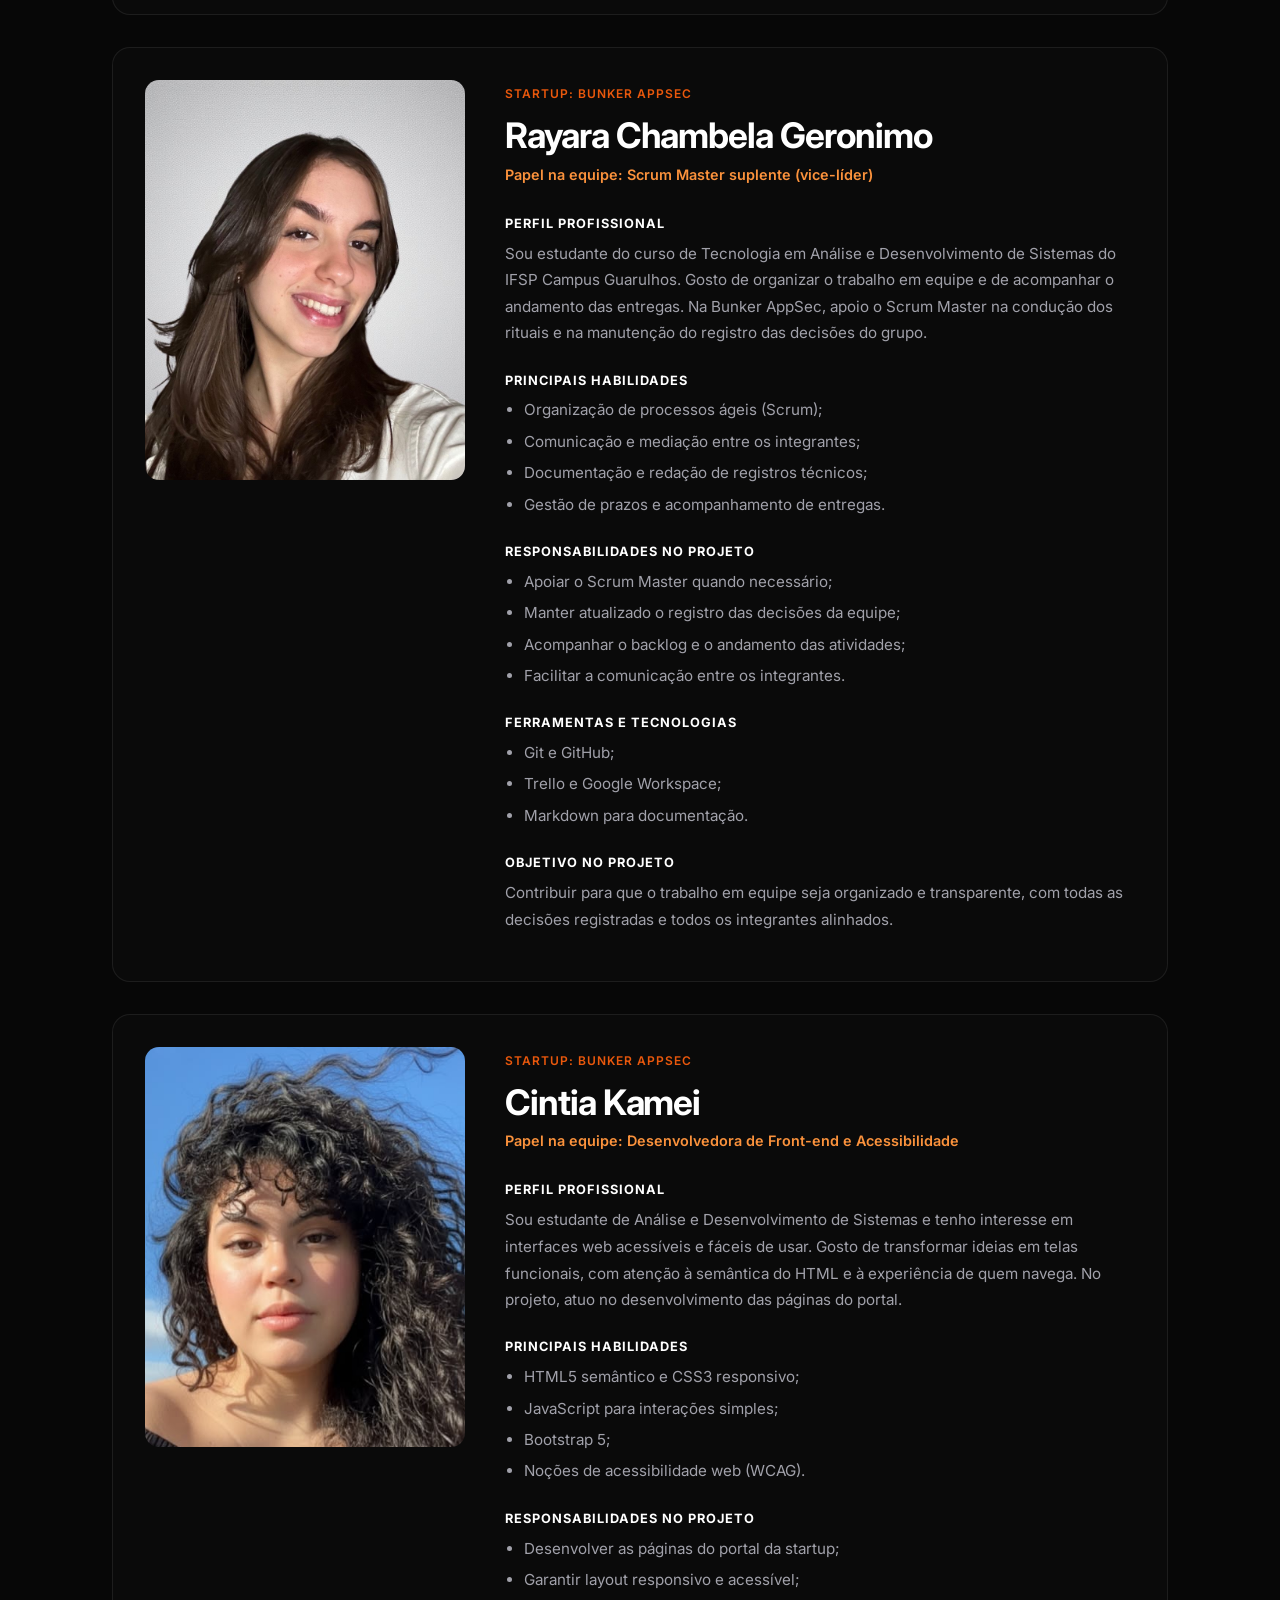
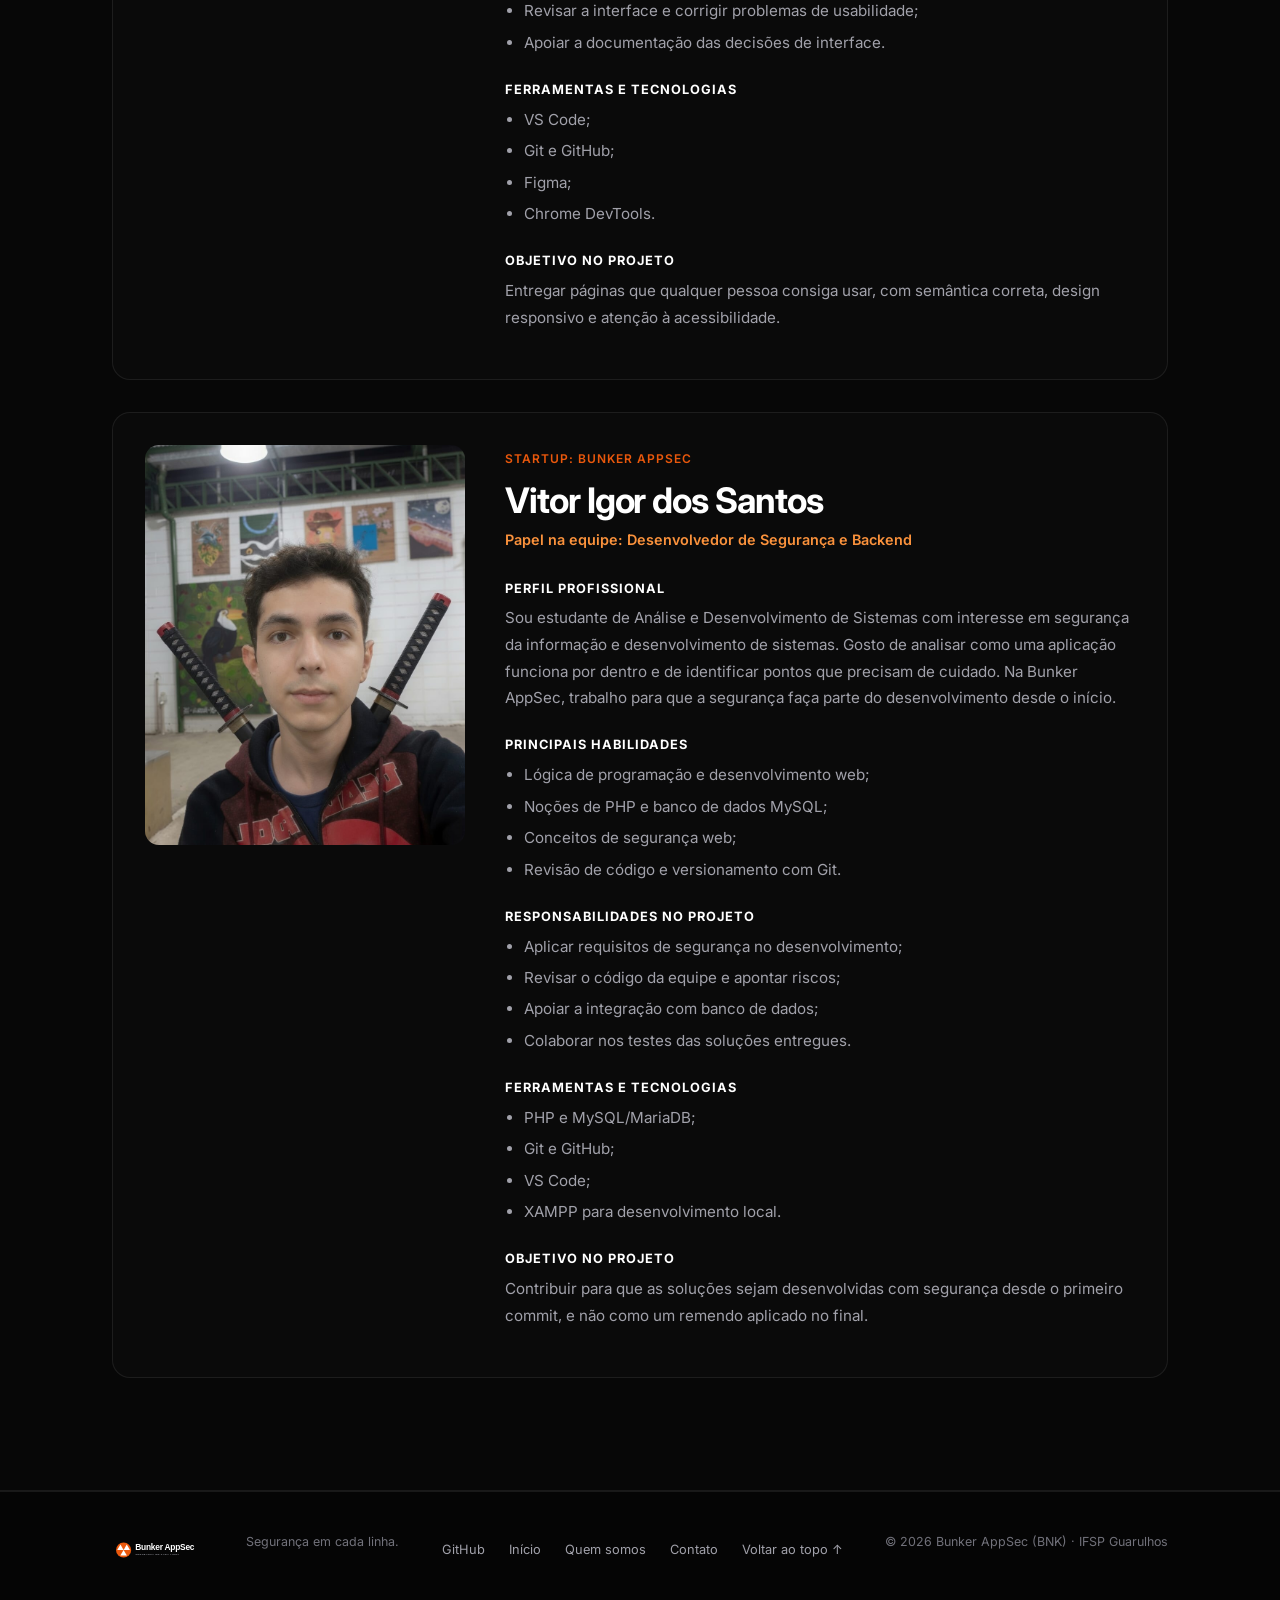
<file: personas.html>
<!DOCTYPE html>
<html lang="pt-BR">
<head>
    <meta charset="UTF-8">
    <meta name="viewport" content="width=device-width, initial-scale=1.0">
    <meta name="description" content="Conheça as personas do Bunker AppSec: papel, competências, responsabilidades e objetivos de cada integrante da startup acadêmica do IFSP Guarulhos.">
    <meta name="theme-color" content="#050505">
    <meta name="author" content="Bunker AppSec">

    <meta property="og:type" content="website">
    <meta property="og:title" content="Personas | Bunker AppSec">
    <meta property="og:description" content="As pessoas por trás do Bunker AppSec.">
    <meta property="og:url" content="https://bunker.simplifica.gru.br/personas.html">
    <meta name="twitter:card" content="summary">

    <title>Personas | Bunker AppSec</title>

    <link rel="canonical" href="https://bunker.simplifica.gru.br/personas.html">
    <link rel="icon" type="image/svg+xml" href="assets/img/favicon.svg">
    <link rel="preconnect" href="https://fonts.googleapis.com">
    <link rel="preconnect" href="https://fonts.gstatic.com" crossorigin>
    <link href="https://fonts.googleapis.com/css2?family=Inter:wght@300;400;500;600;700;800&display=swap" rel="stylesheet">
    <link rel="stylesheet" href="https://cdn.jsdelivr.net/npm/bootstrap@5.3.3/dist/css/bootstrap.min.css">
    <link rel="stylesheet" href="https://cdn.jsdelivr.net/npm/bootstrap-icons@1.11.3/font/bootstrap-icons.min.css">
    <link rel="stylesheet" href="css/style.css?v=5">
</head>
<body data-bs-theme="dark">
    <div class="site-cursor-glow" aria-hidden="true"></div>
    <a class="skip-link" href="#conteudo">Pular para o conteúdo</a>
    <div class="noise-overlay" aria-hidden="true"></div>

    <header class="navbar" id="navbar">
        <div class="container nav-content">
            <a href="index.html" class="logo" aria-label="Bunker AppSec — página inicial">
                <img src="assets/img/logo.svg" alt="Bunker AppSec" height="34">
            </a>

            <button class="nav-toggle" id="navToggle" type="button"
                    aria-expanded="false" aria-controls="navLinks" aria-label="Abrir menu">
                <span></span>
                <span></span>
                <span></span>
            </button>

            <nav aria-label="Navegação principal">
                <ul class="nav-links" id="navLinks">
                    <li><a href="index.html#missao">Missão</a></li>
                    <li><a href="index.html#acoes">Ações</a></li>
                    <li><a href="index.html#equipe">Equipe</a></li>
                    <li><a href="index.html#localizacao">Localização</a></li>
                    <li><a href="quem-somos.html">Quem somos</a></li>
                    <li><a href="personas.html" class="is-active" aria-current="page">Personas</a></li>
                    <li><a href="contato.html">Contato</a></li>
                    <li>
                        <a class="btn-outline" href="https://github.com/dahlinpereira/bnk-appsec"
                           target="_blank" rel="noopener noreferrer">GitHub</a>
                    </li>
                </ul>
            </nav>
        </div>
    </header>

    <main id="conteudo">
        <section class="page-hero">
            <div class="orb orb-1" aria-hidden="true"></div>
            <div class="container">
                <a class="back-link fade-in" href="index.html"><span aria-hidden="true">←</span> Voltar para a página inicial</a>
                <span class="eyebrow fade-in delay-1">Personas</span>
                <h1 class="fade-in delay-1">As pessoas por trás<br>da <span class="highlight">Bunker.</span></h1>
                <p class="lead fade-in delay-2">
                    Cada integrante descreve seu papel, suas competências e suas responsabilidades
                    na startup acadêmica — como feito na atividade de conhecimento da equipe.
                </p>
            </div>
        </section>

        <section class="section section-alt">
            <div class="container persona-list">
                <!-- Integrante 1 -->
                <article class="persona-detail slide-up" id="integrante-1">
                    <img src="assets/img/equipe/Dahlin-Pereira.jpeg"
                         alt="Foto de Dahlin Pereira" width="400" height="400" loading="lazy">
                    <div class="persona-detail-body">
                        <span class="persona-label">Startup: Bunker AppSec</span>
                        <h2>Dahlin Pereira</h2>
                        <p class="persona-detail-role">Papel na equipe: Scrum Master (líder)</p>

                        <h3>Perfil Profissional</h3>
                        <p>
                            Sou estudante do IFSP Campus Guarulhos e atuo como Scrum Master da
                            Bunker AppSec. Gosto de aproximar pessoas, organizar o trabalho e garantir
                            que as entregas aconteçam. Também acompanho a parte de infraestrutura do
                            projeto, do repositório no GitHub à publicação do site.
                        </p>

                        <h3>Principais habilidades</h3>
                        <ul>
                            <li>Liderança e condução de rituais Scrum;</li>
                            <li>Comunicação com a equipe e com demandantes;</li>
                            <li>Git, GitHub e fluxo de Pull Requests;</li>
                            <li>Conceitos de hospedagem e publicação web.</li>
                        </ul>

                        <h3>Responsabilidades no projeto</h3>
                        <ul>
                            <li>Conduzir os rituais do Scrum e manter a equipe alinhada;</li>
                            <li>Representar a startup junto ao professor e à comunidade;</li>
                            <li>Configurar o repositório e a hospedagem do portal;</li>
                            <li>Receber as mensagens enviadas pelo formulário de contato.</li>
                        </ul>

                        <h3>Ferramentas e tecnologias</h3>
                        <ul>
                            <li>Git e GitHub;</li>
                            <li>cPanel e GIT Version Control;</li>
                            <li>Google Workspace;</li>
                            <li>Trello.</li>
                        </ul>

                        <h3>Objetivo no projeto</h3>
                        <p>
                            Manter a equipe organizada e motivada, garantindo que cada entrega seja
                            concluída no prazo e com a qualidade esperada.
                        </p>
                    </div>
                </article>

                <!-- Integrante 2 -->
                <article class="persona-detail slide-up" id="integrante-2">
                    <img src="assets/img/equipe/rayara-chambela-geronimo.jpg"
                         alt="Foto de Rayara Chambela Geronimo" width="400" height="400" loading="lazy">
                    <div class="persona-detail-body">
                        <span class="persona-label">Startup: Bunker AppSec</span>
                        <h2>Rayara Chambela Geronimo</h2>
                        <p class="persona-detail-role">Papel na equipe: Scrum Master suplente (vice-líder)</p>

                        <h3>Perfil Profissional</h3>
                        <p>
                            Sou estudante do curso de Tecnologia em Análise e Desenvolvimento de Sistemas
                            do IFSP Campus Guarulhos. Gosto de organizar o trabalho em equipe e de
                            acompanhar o andamento das entregas. Na Bunker AppSec, apoio o Scrum Master
                            na condução dos rituais e na manutenção do registro das decisões do grupo.
                        </p>

                        <h3>Principais habilidades</h3>
                        <ul>
                            <li>Organização de processos ágeis (Scrum);</li>
                            <li>Comunicação e mediação entre os integrantes;</li>
                            <li>Documentação e redação de registros técnicos;</li>
                            <li>Gestão de prazos e acompanhamento de entregas.</li>
                        </ul>

                        <h3>Responsabilidades no projeto</h3>
                        <ul>
                            <li>Apoiar o Scrum Master quando necessário;</li>
                            <li>Manter atualizado o registro das decisões da equipe;</li>
                            <li>Acompanhar o backlog e o andamento das atividades;</li>
                            <li>Facilitar a comunicação entre os integrantes.</li>
                        </ul>

                        <h3>Ferramentas e tecnologias</h3>
                        <ul>
                            <li>Git e GitHub;</li>
                            <li>Trello e Google Workspace;</li>
                            <li>Markdown para documentação.</li>
                        </ul>

                        <h3>Objetivo no projeto</h3>
                        <p>
                            Contribuir para que o trabalho em equipe seja organizado e transparente,
                            com todas as decisões registradas e todos os integrantes alinhados.
                        </p>
                    </div>
                </article>

                <!-- Integrante 3 -->
                <article class="persona-detail slide-up" id="integrante-3">
                    <img src="assets/img/equipe/cintia-kamei.jpg"
                         alt="Foto de Cintia Kamei" width="400" height="400" loading="lazy">
                    <div class="persona-detail-body">
                        <span class="persona-label">Startup: Bunker AppSec</span>
                        <h2>Cintia Kamei</h2>
                        <p class="persona-detail-role">Papel na equipe: Desenvolvedora de Front-end e Acessibilidade</p>

                        <h3>Perfil Profissional</h3>
                        <p>
                            Sou estudante de Análise e Desenvolvimento de Sistemas e tenho interesse em
                            interfaces web acessíveis e fáceis de usar. Gosto de transformar ideias em
                            telas funcionais, com atenção à semântica do HTML e à experiência de quem
                            navega. No projeto, atuo no desenvolvimento das páginas do portal.
                        </p>

                        <h3>Principais habilidades</h3>
                        <ul>
                            <li>HTML5 semântico e CSS3 responsivo;</li>
                            <li>JavaScript para interações simples;</li>
                            <li>Bootstrap 5;</li>
                            <li>Noções de acessibilidade web (WCAG).</li>
                        </ul>

                        <h3>Responsabilidades no projeto</h3>
                        <ul>
                            <li>Desenvolver as páginas do portal da startup;</li>
                            <li>Garantir layout responsivo e acessível;</li>
                            <li>Revisar a interface e corrigir problemas de usabilidade;</li>
                            <li>Apoiar a documentação das decisões de interface.</li>
                        </ul>

                        <h3>Ferramentas e tecnologias</h3>
                        <ul>
                            <li>VS Code;</li>
                            <li>Git e GitHub;</li>
                            <li>Figma;</li>
                            <li>Chrome DevTools.</li>
                        </ul>

                        <h3>Objetivo no projeto</h3>
                        <p>
                            Entregar páginas que qualquer pessoa consiga usar, com semântica correta,
                            design responsivo e atenção à acessibilidade.
                        </p>
                    </div>
                </article>

                <!-- Integrante 4 -->
                <article class="persona-detail slide-up" id="integrante-4">
                    <img src="assets/img/equipe/Vitor-Igor-dos-Santos.jpeg"
                         alt="Foto de Vitor Igor dos Santos" width="400" height="400" loading="lazy">
                    <div class="persona-detail-body">
                        <span class="persona-label">Startup: Bunker AppSec</span>
                        <h2>Vitor Igor dos Santos</h2>
                        <p class="persona-detail-role">Papel na equipe: Desenvolvedor de Segurança e Backend</p>

                        <h3>Perfil Profissional</h3>
                        <p>
                            Sou estudante de Análise e Desenvolvimento de Sistemas com interesse em
                            segurança da informação e desenvolvimento de sistemas. Gosto de analisar como uma
                            aplicação funciona por dentro e de identificar pontos que precisam de
                            cuidado. Na Bunker AppSec, trabalho para que a segurança faça parte do
                            desenvolvimento desde o início.
                        </p>

                        <h3>Principais habilidades</h3>
                        <ul>
                            <li>Lógica de programação e desenvolvimento web;</li>
                            <li>Noções de PHP e banco de dados MySQL;</li>
                            <li>Conceitos de segurança web;</li>
                            <li>Revisão de código e versionamento com Git.</li>
                        </ul>

                        <h3>Responsabilidades no projeto</h3>
                        <ul>
                            <li>Aplicar requisitos de segurança no desenvolvimento;</li>
                            <li>Revisar o código da equipe e apontar riscos;</li>
                            <li>Apoiar a integração com banco de dados;</li>
                            <li>Colaborar nos testes das soluções entregues.</li>
                        </ul>

                        <h3>Ferramentas e tecnologias</h3>
                        <ul>
                            <li>PHP e MySQL/MariaDB;</li>
                            <li>Git e GitHub;</li>
                            <li>VS Code;</li>
                            <li>XAMPP para desenvolvimento local.</li>
                        </ul>

                        <h3>Objetivo no projeto</h3>
                        <p>
                            Contribuir para que as soluções sejam desenvolvidas com segurança desde o
                            primeiro commit, e não como um remendo aplicado no final.
                        </p>
                    </div>
                </article>
            </div>
        </section>
    </main>

    <footer class="footer">
        <div class="container footer-content">
            <div class="footer-brand">
                <img src="assets/img/logo.svg" alt="Bunker AppSec" height="28">
                <p>Segurança em cada linha.</p>
            </div>

            <nav class="footer-links" aria-label="Links do rodapé">
                <a href="https://github.com/dahlinpereira/bnk-appsec" target="_blank" rel="noopener noreferrer">GitHub</a>
                <a href="index.html">Início</a>
                <a href="quem-somos.html">Quem somos</a>
                <a href="contato.html">Contato</a>
                <a href="#conteudo">Voltar ao topo ↑</a>
            </nav>

            <p class="footer-copy">© <span id="year">2026</span> Bunker AppSec (BNK) · IFSP Guarulhos</p>
        </div>
    </footer>

    <script src="https://cdn.jsdelivr.net/npm/bootstrap@5.3.3/dist/js/bootstrap.bundle.min.js"></script>
    <script src="js/script.js?v=3"></script>
</body>
</html>
</file>
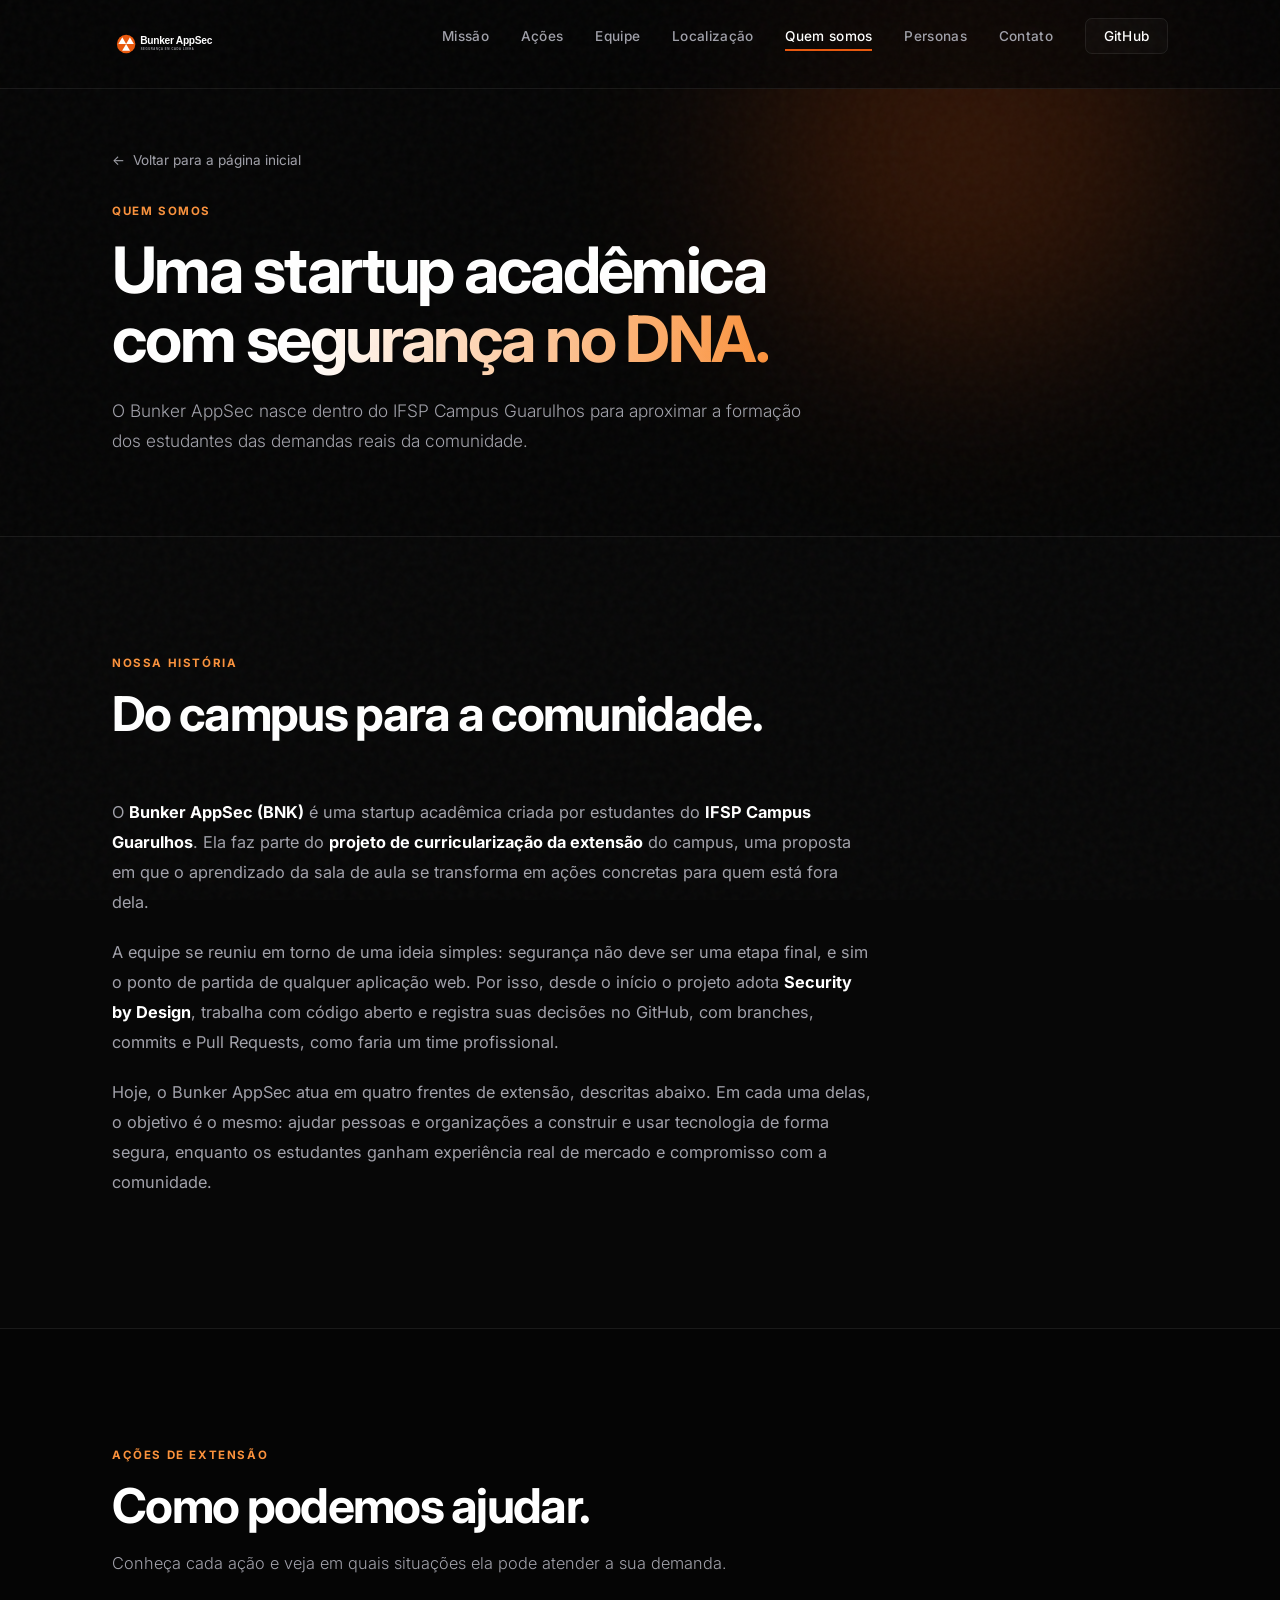
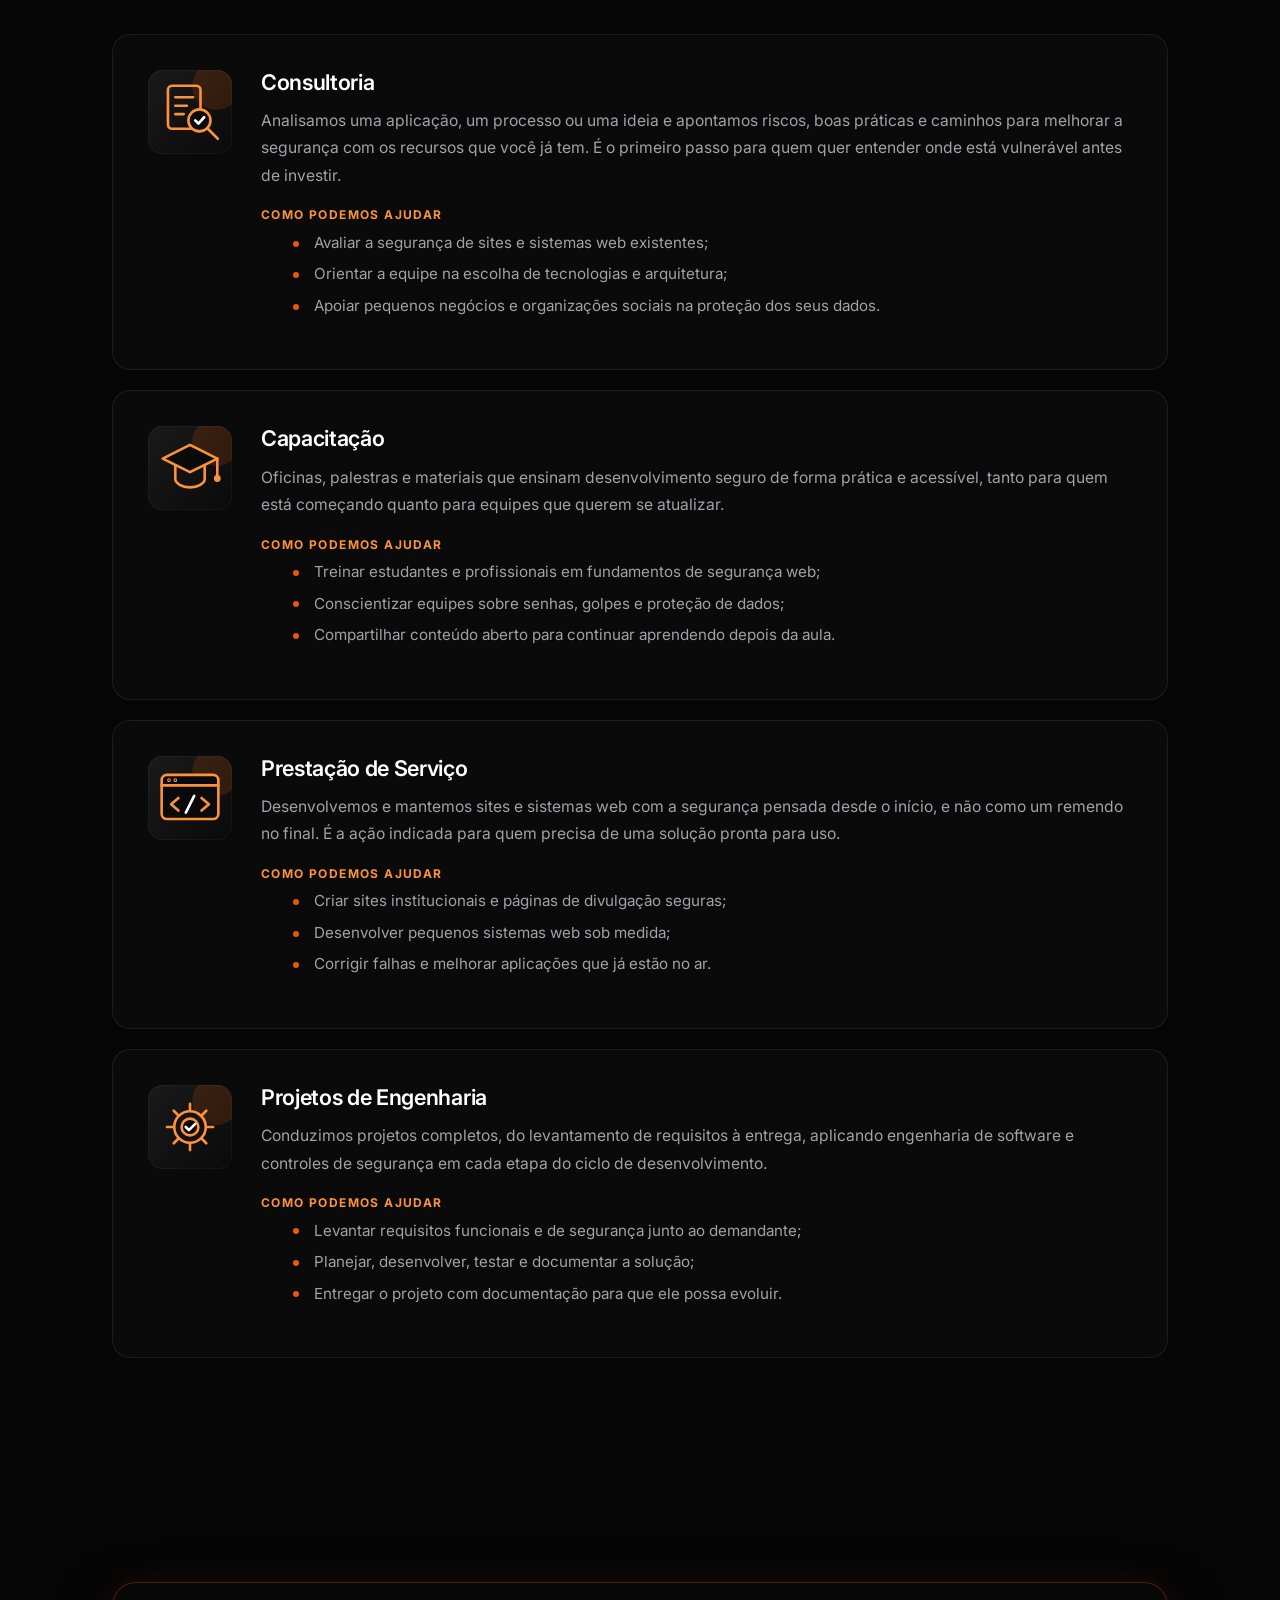
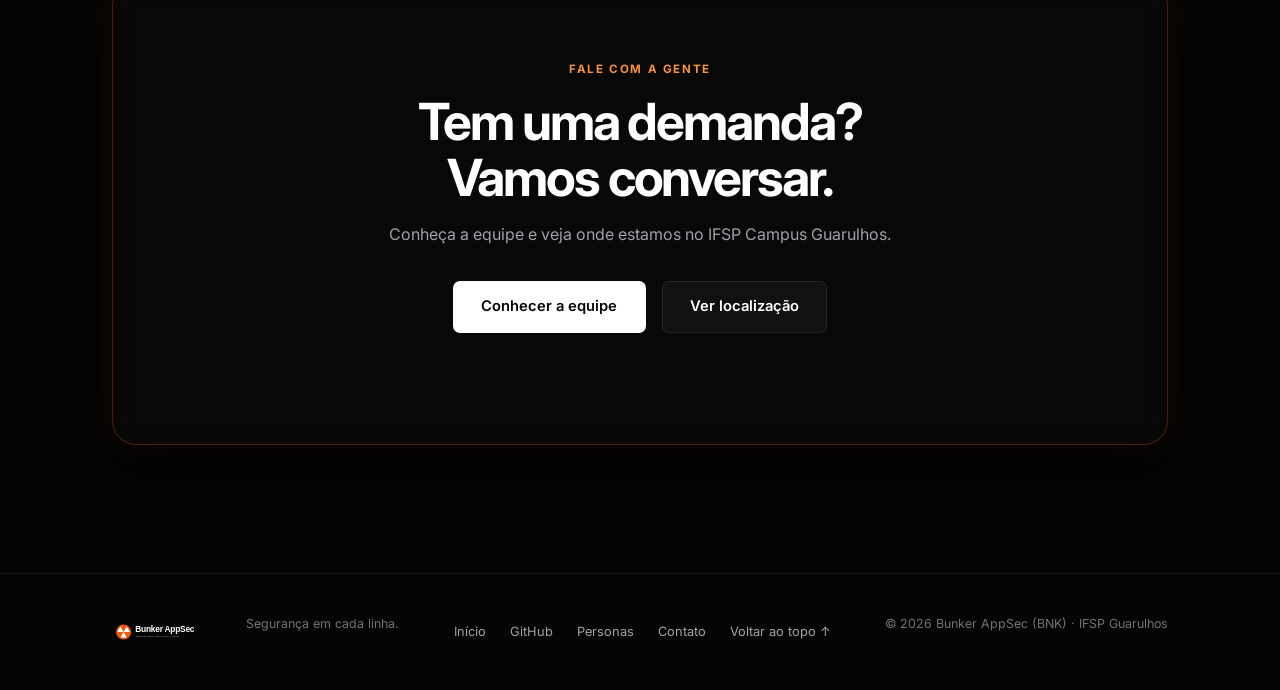
<file: quem-somos.html>
<!DOCTYPE html>
<html lang="pt-BR" data-bs-theme="dark">
<head>
    <meta charset="UTF-8">
    <meta name="viewport" content="width=device-width, initial-scale=1.0">
    <meta name="description" content="Conheça a história do Bunker AppSec (BNK), startup acadêmica do projeto de curricularização da extensão do IFSP Campus Guarulhos, e as ações de extensão que oferecemos à comunidade.">
    <meta name="theme-color" content="#050505">
    <meta name="author" content="Bunker AppSec">

    <meta property="og:type" content="website">
    <meta property="og:title" content="Quem somos | Bunker AppSec">
    <meta property="og:description" content="A história do Bunker AppSec e as ações de extensão que oferecemos à comunidade.">
    <meta property="og:url" content="https://bunker.simplifica.gru.br/quem-somos.html">
    <meta name="twitter:card" content="summary">

    <title>Quem somos | Bunker AppSec</title>

    <link rel="canonical" href="https://bunker.simplifica.gru.br/quem-somos.html">
    <link rel="icon" type="image/svg+xml" href="assets/img/favicon.svg">
    <link rel="preconnect" href="https://fonts.googleapis.com">
    <link rel="preconnect" href="https://fonts.gstatic.com" crossorigin>
    <link href="https://fonts.googleapis.com/css2?family=Inter:wght@300;400;500;600;700;800&display=swap" rel="stylesheet">
    <link rel="stylesheet" href="https://cdn.jsdelivr.net/npm/bootstrap@5.3.3/dist/css/bootstrap.min.css">
    <link rel="stylesheet" href="https://cdn.jsdelivr.net/npm/bootstrap-icons@1.11.3/font/bootstrap-icons.min.css">
    <link rel="stylesheet" href="css/style.css?v=5">
</head>
<body>
    <div class="site-cursor-glow" aria-hidden="true"></div>
    <a class="skip-link" href="#conteudo">Pular para o conteúdo</a>
    <div class="noise-overlay" aria-hidden="true"></div>

    <header class="navbar" id="navbar">
        <div class="container nav-content">
            <a href="index.html" class="logo" aria-label="Bunker AppSec — página inicial">
                <img src="assets/img/logo.svg" alt="Bunker AppSec" height="34">
            </a>

            <button class="nav-toggle" id="navToggle" type="button"
                    aria-expanded="false" aria-controls="navLinks" aria-label="Abrir menu">
                <span></span>
                <span></span>
                <span></span>
            </button>

            <nav aria-label="Navegação principal">
                <ul class="nav-links" id="navLinks">
                    <li><a href="index.html#missao">Missão</a></li>
                    <li><a href="index.html#acoes">Ações</a></li>
                    <li><a href="index.html#equipe">Equipe</a></li>
                    <li><a href="index.html#localizacao">Localização</a></li>
                    <li><a class="is-active" href="quem-somos.html" aria-current="page">Quem somos</a></li>
                    <li><a href="personas.html">Personas</a></li>
                    <li><a href="contato.html">Contato</a></li>
                    <li>
                        <a class="btn-outline" href="https://github.com/dahlinpereira/bnk-appsec"
                           target="_blank" rel="noopener noreferrer">GitHub</a>
                    </li>
                </ul>
            </nav>
        </div>
    </header>

    <main id="conteudo">
        <!-- Cabeçalho da página -->
        <section class="page-hero">
            <div class="orb orb-1" aria-hidden="true"></div>
            <div class="container">
                <a class="back-link fade-in" href="index.html"><span aria-hidden="true">←</span> Voltar para a página inicial</a>
                <span class="eyebrow fade-in delay-1">Quem somos</span>
                <h1 class="fade-in delay-1">Uma startup acadêmica<br>com <span class="highlight">segurança no DNA.</span></h1>
                <p class="lead fade-in delay-2">
                    O Bunker AppSec nasce dentro do IFSP Campus Guarulhos para aproximar
                    a formação dos estudantes das demandas reais da comunidade.
                </p>
            </div>
        </section>

        <!-- História -->
        <section class="section section-alt" id="historia">
            <div class="container">
                <div class="section-header slide-up">
                    <span class="eyebrow">Nossa história</span>
                    <h2>Do campus para a comunidade.</h2>
                </div>

                <div class="prose slide-up">
                    <p>
                        O <strong>Bunker AppSec (BNK)</strong> é uma startup acadêmica criada por estudantes
                        do <strong>IFSP Campus Guarulhos</strong>. Ela faz parte do
                        <strong>projeto de curricularização da extensão</strong> do campus, uma proposta em que
                        o aprendizado da sala de aula se transforma em ações concretas para quem está fora dela.
                    </p>
                    <p>
                        A equipe se reuniu em torno de uma ideia simples: segurança não deve ser uma etapa
                        final, e sim o ponto de partida de qualquer aplicação web. Por isso, desde o início
                        o projeto adota <strong>Security by Design</strong>, trabalha com código aberto e
                        registra suas decisões no GitHub, com branches, commits e Pull Requests, como
                        faria um time profissional.
                    </p>
                    <p>
                        Hoje, o Bunker AppSec atua em quatro frentes de extensão, descritas abaixo. Em cada
                        uma delas, o objetivo é o mesmo: ajudar pessoas e organizações a construir e usar
                        tecnologia de forma segura, enquanto os estudantes ganham experiência real de mercado
                        e compromisso com a comunidade.
                    </p>
                </div>
            </div>
        </section>

        <!-- Ações de extensão -->
        <section class="section" id="acoes">
            <div class="container">
                <div class="section-header slide-up">
                    <span class="eyebrow">Ações de extensão</span>
                    <h2>Como podemos ajudar.</h2>
                    <p class="lead">
                        Conheça cada ação e veja em quais situações ela pode atender a sua demanda.
                    </p>
                </div>

                <div class="service-list">
                    <article class="service-item slide-up" id="consultoria">
                        <img src="assets/img/acoes/consultoria.svg" alt="" width="84" height="84">
                        <div>
                            <h3>Consultoria</h3>
                            <p>
                                Analisamos uma aplicação, um processo ou uma ideia e apontamos riscos,
                                boas práticas e caminhos para melhorar a segurança com os recursos que
                                você já tem. É o primeiro passo para quem quer entender onde está
                                vulnerável antes de investir.
                            </p>
                            <h4>Como podemos ajudar</h4>
                            <ul>
                                <li>Avaliar a segurança de sites e sistemas web existentes;</li>
                                <li>Orientar a equipe na escolha de tecnologias e arquitetura;</li>
                                <li>Apoiar pequenos negócios e organizações sociais na proteção dos seus dados.</li>
                            </ul>
                        </div>
                    </article>

                    <article class="service-item slide-up" id="capacitacao">
                        <img src="assets/img/acoes/capacitacao.svg" alt="" width="84" height="84">
                        <div>
                            <h3>Capacitação</h3>
                            <p>
                                Oficinas, palestras e materiais que ensinam desenvolvimento seguro de
                                forma prática e acessível, tanto para quem está começando quanto para
                                equipes que querem se atualizar.
                            </p>
                            <h4>Como podemos ajudar</h4>
                            <ul>
                                <li>Treinar estudantes e profissionais em fundamentos de segurança web;</li>
                                <li>Conscientizar equipes sobre senhas, golpes e proteção de dados;</li>
                                <li>Compartilhar conteúdo aberto para continuar aprendendo depois da aula.</li>
                            </ul>
                        </div>
                    </article>

                    <article class="service-item slide-up" id="prestacao-de-servico">
                        <img src="assets/img/acoes/prestacao-de-servico.svg" alt="" width="84" height="84">
                        <div>
                            <h3>Prestação de Serviço</h3>
                            <p>
                                Desenvolvemos e mantemos sites e sistemas web com a segurança pensada
                                desde o início, e não como um remendo no final. É a ação indicada para
                                quem precisa de uma solução pronta para uso.
                            </p>
                            <h4>Como podemos ajudar</h4>
                            <ul>
                                <li>Criar sites institucionais e páginas de divulgação seguras;</li>
                                <li>Desenvolver pequenos sistemas web sob medida;</li>
                                <li>Corrigir falhas e melhorar aplicações que já estão no ar.</li>
                            </ul>
                        </div>
                    </article>

                    <article class="service-item slide-up" id="projetos-de-engenharia">
                        <img src="assets/img/acoes/projetos-de-engenharia.svg" alt="" width="84" height="84">
                        <div>
                            <h3>Projetos de Engenharia</h3>
                            <p>
                                Conduzimos projetos completos, do levantamento de requisitos à entrega,
                                aplicando engenharia de software e controles de segurança em cada etapa
                                do ciclo de desenvolvimento.
                            </p>
                            <h4>Como podemos ajudar</h4>
                            <ul>
                                <li>Levantar requisitos funcionais e de segurança junto ao demandante;</li>
                                <li>Planejar, desenvolver, testar e documentar a solução;</li>
                                <li>Entregar o projeto com documentação para que ele possa evoluir.</li>
                            </ul>
                        </div>
                    </article>
                </div>
            </div>
        </section>

        <!-- Chamada final -->
        <section class="section cta-section" id="contato">
            <div class="container">
                <div class="cta-card slide-up">
                    <span class="eyebrow">Fale com a gente</span>
                    <h2>Tem uma demanda?<br>Vamos conversar.</h2>
                    <p>
                        Conheça a equipe e veja onde estamos no IFSP Campus Guarulhos.
                    </p>

                    <div class="hero-actions">
                        <a href="index.html#equipe" class="btn-primary">Conhecer a equipe</a>
                        <a href="index.html#localizacao" class="btn-secondary">Ver localização</a>
                    </div>
                </div>
            </div>
        </section>
    </main>

    <footer class="footer">
        <div class="container footer-content">
            <div class="footer-brand">
                <img src="assets/img/logo.svg" alt="Bunker AppSec" height="28">
                <p>Segurança em cada linha.</p>
            </div>

            <nav class="footer-links" aria-label="Links do rodapé">
                <a href="index.html">Início</a>
                <a href="https://github.com/dahlinpereira/bnk-appsec"
                   target="_blank" rel="noopener noreferrer">GitHub</a>
                <a href="personas.html">Personas</a>
                <a href="contato.html">Contato</a>
                <a href="#conteudo">Voltar ao topo ↑</a>
            </nav>

            <p class="footer-copy">© <span id="year">2026</span> Bunker AppSec (BNK) · IFSP Guarulhos</p>
        </div>
    </footer>

    <script src="https://cdn.jsdelivr.net/npm/bootstrap@5.3.3/dist/js/bootstrap.bundle.min.js"></script>
    <script src="js/script.js?v=3"></script>
</body>
</html>
</file>
<file: css/style.css>
:root {
    --bg-base: #050505;
    --bg-surface: #0a0a0a;
    --bg-elevated: #111111;
    --border-subtle: rgba(255, 255, 255, 0.08);
    --border-strong: rgba(255, 255, 255, 0.18);
    --primary-orange: #ea580c;
    --primary-orange-light: #fb923c;
    --primary-glow: rgba(234, 88, 12, 0.4);
    --text-primary: #ffffff;
    --text-secondary: #a1a1aa;
    --text-muted: #71717a;
    --nav-blur: rgba(5, 5, 5, 0.72);
    --radius: 16px;
    --max-width: 1120px;
}

* {
    margin: 0;
    padding: 0;
    box-sizing: border-box;
    font-family: 'Inter', -apple-system, BlinkMacSystemFont, 'Segoe UI', sans-serif;
}

html {
    scroll-behavior: smooth;
    background-color: var(--bg-base);
    color: var(--text-primary);
    overflow-x: hidden;
}

body {
    background-color: var(--bg-base);
    color: var(--text-primary);
    line-height: 1.6;
    overflow-x: hidden;
}

body.menu-open {
    overflow: hidden;
}

::selection {
    background: var(--primary-orange);
    color: #fff;
}

img,
picture {
    max-width: 100%;
    display: block;
    position: relative;
    z-index: 100;
}

a {
    color: inherit;
}

:focus-visible {
    outline: 2px solid var(--primary-orange);
    outline-offset: 3px;
    border-radius: 4px;
}

/* Acessibilidade — pular para o conteúdo */
.skip-link {
    position: absolute;
    top: -100px;
    left: 1rem;
    z-index: 10000;
    padding: 0.75rem 1.25rem;
    background: var(--primary-orange);
    color: #fff;
    font-size: 0.9rem;
    font-weight: 600;
    text-decoration: none;
    border-radius: 0 0 8px 8px;
    transition: top 0.2s ease;
}

.skip-link:focus {
    top: 0;
}

/* Textura de ruído */
.noise-overlay {
    position: fixed;
    top: 0;
    left: 0;
    width: 100vw;
    height: 100vh;
    pointer-events: none;
    z-index: 9999;
    opacity: 0.035;
    background-image: url("data:image/svg+xml,%3Csvg viewBox='0 0 200 200' xmlns='http://www.w3.org/2000/svg'%3E%3Cfilter id='noiseFilter'%3E%3CfeTurbulence type='fractalNoise' baseFrequency='0.65' numOctaves='3' stitchTiles='stitch'/%3E%3C/filter%3E%3Crect width='100%25' height='100%25' filter='url(%23noiseFilter)'/%3E%3C/svg%3E");
}

/* Brilho ambiente laranja global que segue o cursor pelo site */
.site-cursor-glow {
    position: fixed;
    top: 0;
    left: 0;
    width: 600px;
    height: 600px;
    border-radius: 50%;
    background: radial-gradient(circle, rgba(234, 88, 12, 0.22) 0%, rgba(234, 88, 12, 0.08) 35%, transparent 70%);
    transform: translate(-50%, -50%);
    pointer-events: none;
    z-index: 50; /* Atrás de imagens e mapas (z-index: 100/101) */
    mix-blend-mode: screen;
    opacity: 0;
    transition: opacity 0.25s ease;
    will-change: transform, opacity;
}

@media (hover: none) {
    .site-cursor-glow {
        display: none !important;
    }
}

.container {
    width: 100%;
    max-width: var(--max-width) !important;
    margin: 0 auto;
    padding: 0 2rem;
}

/* Navbar */
.navbar {
    position: fixed;
    top: 0;
    width: 100%;
    z-index: 100;
    background: var(--nav-blur);
    backdrop-filter: blur(14px);
    -webkit-backdrop-filter: blur(14px);
    border-bottom: 1px solid var(--border-subtle);
    transition: transform 0.35s ease;
}

.navbar.is-hidden {
    transform: translateY(-100%);
}

.nav-content {
    display: flex;
    justify-content: space-between;
    align-items: center;
    height: 72px;
    gap: 1.5rem;
}

.logo {
    display: inline-flex;
    align-items: center;
    text-decoration: none;
    flex-shrink: 0;
}

.logo img {
    height: 34px;
    width: auto;
}

.nav-links {
    display: flex;
    gap: 2rem;
    list-style: none;
    align-items: center;
}

.nav-links a {
    color: var(--text-secondary);
    text-decoration: none;
    font-size: 0.85rem;
    font-weight: 500;
    letter-spacing: 0.3px;
    transition: color 0.25s ease;
    position: relative;
}

.nav-links a:not(.btn-outline)::after {
    content: "";
    position: absolute;
    left: 0;
    bottom: -7px;
    width: 0;
    height: 2px;
    background: var(--primary-orange);
    transition: width 0.25s ease;
}

.nav-links a:not(.btn-outline):hover,
.nav-links a.is-active {
    color: var(--text-primary);
}

.nav-links a:not(.btn-outline):hover::after,
.nav-links a.is-active::after {
    width: 100%;
}

.btn-outline {
    border: 1px solid var(--border-subtle);
    padding: 0.55rem 1.1rem;
    border-radius: 7px;
    color: var(--text-primary) !important;
    background: rgba(255, 255, 255, 0.02);
    transition: background 0.25s ease, color 0.25s ease, border-color 0.25s ease;
}

.btn-outline:hover {
    background: var(--text-primary);
    color: var(--bg-base) !important;
    border-color: var(--text-primary);
}

/* Botão do menu mobile */
.nav-toggle {
    display: none;
    flex-direction: column;
    justify-content: center;
    gap: 5px;
    width: 42px;
    height: 42px;
    padding: 0 9px;
    background: transparent;
    border: 1px solid var(--border-subtle);
    border-radius: 8px;
    cursor: pointer;
}

.nav-toggle span {
    display: block;
    width: 100%;
    height: 2px;
    background: var(--text-primary);
    border-radius: 2px;
    transition: transform 0.25s ease, opacity 0.25s ease;
}

.nav-toggle[aria-expanded="true"] span:nth-child(1) {
    transform: translateY(7px) rotate(45deg);
}

.nav-toggle[aria-expanded="true"] span:nth-child(2) {
    opacity: 0;
}

.nav-toggle[aria-expanded="true"] span:nth-child(3) {
    transform: translateY(-7px) rotate(-45deg);
}

/* Hero */
.hero {
    min-height: 100svh;
    display: flex;
    flex-direction: column;
    justify-content: center;
    position: relative;
    overflow: hidden;
    padding: 140px 0 90px;
    text-align: center;
}

.orb {
    position: absolute;
    border-radius: 50%;
    filter: blur(100px);
    z-index: 0;
    opacity: 0.5;
    animation: float 12s infinite alternate ease-in-out;
    pointer-events: none;
}

.orb-1 {
    width: 420px;
    height: 420px;
    background: var(--primary-glow);
    top: -12%;
    right: 8%;
}

.orb-2 {
    width: 320px;
    height: 320px;
    background: rgba(255, 255, 255, 0.05);
    bottom: 6%;
    left: 6%;
    animation-delay: -6s;
}

@keyframes float {
    0% { transform: translate(0, 0); }
    100% { transform: translate(30px, 45px); }
}

.hero-content {
    position: relative;
    z-index: 2;
    display: flex;
    flex-direction: column;
    align-items: center;
}

.badge {
    display: inline-flex;
    align-items: center;
    gap: 0.55rem;
    padding: 0.45rem 1rem;
    border-radius: 50px;
    border: 1px solid rgba(234, 88, 12, 0.55);
    color: var(--primary-orange-light);
    font-size: 0.72rem;
    font-weight: 600;
    letter-spacing: 1.2px;
    text-transform: uppercase;
    margin-bottom: 2rem;
    background: rgba(234, 88, 12, 0.09);
}

.badge::before {
    content: "";
    width: 6px;
    height: 6px;
    border-radius: 50%;
    background: var(--primary-orange);
    box-shadow: 0 0 10px var(--primary-orange);
}

.hero h1 {
    font-size: clamp(2.8rem, 6.2vw, 5.2rem);
    font-weight: 700;
    line-height: 1.03;
    letter-spacing: -0.045em;
    margin-bottom: 1.6rem;
    max-width: 900px;
}

.highlight {
    background: linear-gradient(to right, #ffffff 10%, var(--primary-orange-light) 100%);
    -webkit-background-clip: text;
    background-clip: text;
    -webkit-text-fill-color: transparent;
}

.hero p {
    font-size: 1.08rem;
    color: var(--text-secondary);
    max-width: 660px;
    line-height: 1.7;
    margin-bottom: 2.4rem;
}

.hero-actions {
    display: flex;
    gap: 1rem;
    flex-wrap: wrap;
    justify-content: center;
}

.btn-primary,
.btn-secondary {
    display: inline-flex;
    align-items: center;
    justify-content: center;
    gap: 0.45rem;
    padding: 0.85rem 1.7rem;
    border-radius: 7px;
    font-size: 0.92rem;
    font-weight: 600;
    text-decoration: none;
    transition: transform 0.25s ease, background 0.25s ease, border-color 0.25s ease;
    border: 1px solid transparent;
}

.btn-primary {
    background: var(--text-primary);
    color: var(--bg-base);
}

.btn-primary:hover {
    background: #e4e4e7;
    transform: translateY(-2px);
}

.btn-secondary {
    background: var(--bg-elevated);
    border-color: var(--border-subtle);
    color: var(--text-primary);
}

.btn-secondary:hover {
    background: rgba(255, 255, 255, 0.06);
    border-color: var(--border-strong);
    transform: translateY(-2px);
}

.hero-tags {
    display: flex;
    flex-wrap: wrap;
    justify-content: center;
    gap: 0.6rem;
    list-style: none;
    margin-top: 2.4rem;
}

.hero-tags li {
    padding: 0.35rem 0.8rem;
    border: 1px solid var(--border-subtle);
    border-radius: 50px;
    background: rgba(255, 255, 255, 0.02);
    color: var(--text-secondary);
    font-size: 0.72rem;
    font-weight: 500;
    letter-spacing: 0.4px;
}

.hero-status {
    display: inline-flex;
    align-items: center;
    gap: 0.5rem;
    margin-top: 2.2rem;
    font-size: 0.78rem;
    color: var(--text-muted);
    flex-wrap: wrap;
    justify-content: center;
}

.hero-status a {
    color: var(--text-secondary);
    text-decoration: none;
    border-bottom: 1px solid transparent;
    transition: color 0.2s ease, border-color 0.2s ease;
}

.hero-status a:hover {
    color: var(--text-primary);
    border-color: var(--primary-orange);
}

.status-dot {
    width: 7px;
    height: 7px;
    border-radius: 50%;
    background: #22c55e;
    box-shadow: 0 0 0 3px rgba(34, 197, 94, 0.14);
}

/* Seções */
.section {
    padding: 7rem 0;
    position: relative;
    z-index: 2;
    scroll-margin-top: 90px;
}

.section-alt {
    background: #070707;
    border-top: 1px solid var(--border-subtle);
    border-bottom: 1px solid var(--border-subtle);
}

.section-header {
    margin-bottom: 3.5rem;
    max-width: 780px;
}

.eyebrow {
    display: inline-block;
    color: var(--primary-orange-light);
    font-size: 0.72rem;
    font-weight: 700;
    letter-spacing: 1.6px;
    text-transform: uppercase;
    margin-bottom: 0.9rem;
}

.section-header h2 {
    font-size: clamp(2rem, 4vw, 3rem);
    font-weight: 700;
    letter-spacing: -0.035em;
    line-height: 1.12;
    margin-bottom: 1rem;
}

.section-header .lead {
    color: var(--text-secondary);
    font-size: 1.02rem;
    line-height: 1.75;
    max-width: 720px;
}

/* Bento grid */
.bento-grid {
    display: grid;
    grid-template-columns: repeat(3, 1fr);
    gap: 1.25rem;
}

.bento-card {
    background: linear-gradient(180deg, #0c0c0c 0%, #080808 100%);
    border: 1px solid var(--border-subtle);
    border-radius: 18px;
    padding: 2.1rem;
    position: relative;
    overflow: hidden;
    transition: border-color 0.3s ease, transform 0.3s ease;
}

.bento-card:hover {
    border-color: var(--border-strong);
    transform: translateY(-3px);
}

/* Efeito de brilho laranja que segue o cursor em cards de todo o site */
.bento-card,
.mvv-card,
.action-card,
.persona-card,
.extension-card,
.stack-card,
.service-item,
.location-info,
.step,
.principle {
    position: relative;
    overflow: hidden;
}

.bento-card::before,
.mvv-card::before,
.action-card::before,
.persona-card::before,
.extension-card::before,
.stack-card::before,
.service-item::before,
.location-info::before,
.step::before,
.principle::before {
    content: "";
    position: absolute;
    top: var(--y, 0);
    left: var(--x, 0);
    transform: translate(-50%, -50%);
    width: 520px;
    height: 520px;
    background: radial-gradient(circle, rgba(234, 88, 12, 0.16) 0%, transparent 62%);
    opacity: 0;
    transition: opacity 0.3s ease;
    pointer-events: none;
    z-index: 0;
}

.bento-card:hover::before,
.mvv-card:hover::before,
.action-card:hover::before,
.persona-card:hover::before,
.extension-card:hover::before,
.stack-card:hover::before,
.service-item:hover::before,
.location-info:hover::before,
.step:hover::before,
.principle:hover::before {
    opacity: 1;
}

.bento-card > *,
.mvv-card > *,
.action-card > *,
.persona-card > *,
.extension-card > *,
.stack-card > *,
.service-item > *,
.location-info > *,
.step > *,
.principle > * {
    position: relative;
    z-index: 1;
}

.card-content {
    position: relative;
    z-index: 1;
}

.bento-card.col-span-2 {
    grid-column: span 2;
}

.icon {
    display: inline-flex;
    align-items: center;
    justify-content: center;
    width: 48px;
    height: 48px;
    margin-bottom: 1.3rem;
    font-size: 1.4rem;
    border-radius: 12px;
    background: rgba(234, 88, 12, 0.09);
    border: 1px solid rgba(234, 88, 12, 0.18);
}

.bento-card h3 {
    font-size: 1.18rem;
    font-weight: 600;
    margin-bottom: 0.65rem;
    letter-spacing: -0.01em;
}

.bento-card p {
    color: var(--text-secondary);
    line-height: 1.7;
    font-size: 0.93rem;
}

/* Citação / princípio */
.principle {
    margin-top: 1.5rem;
    padding: 2rem 2.2rem;
    border-left: 2px solid var(--primary-orange);
    background: var(--bg-surface);
    border-radius: 0 14px 14px 0;
}

.principle p {
    font-size: clamp(1.1rem, 2vw, 1.45rem);
    font-weight: 500;
    letter-spacing: -0.02em;
    line-height: 1.45;
    color: var(--text-primary);
}

.principle cite {
    display: block;
    margin-top: 0.8rem;
    font-style: normal;
    font-size: 0.78rem;
    color: var(--text-muted);
    letter-spacing: 0.4px;
}

/* Extensão */
.extension-grid {
    display: grid;
    grid-template-columns: repeat(3, 1fr);
    gap: 1.25rem;
}

.extension-card {
    position: relative;
    padding: 2.2rem;
    background: var(--bg-surface);
    border: 1px solid var(--border-subtle);
    border-radius: 18px;
    overflow: hidden;
    transition: border-color 0.3s ease, transform 0.3s ease;
}

.extension-card:hover {
    border-color: rgba(234, 88, 12, 0.4);
    transform: translateY(-3px);
}

.card-number {
    display: block;
    font-size: 0.8rem;
    font-weight: 700;
    letter-spacing: 2px;
    color: var(--primary-orange);
    margin-bottom: 2.6rem;
}

.extension-card h3 {
    font-size: 1.25rem;
    font-weight: 600;
    margin-bottom: 0.7rem;
    letter-spacing: -0.01em;
}

.extension-card p {
    color: var(--text-secondary);
    font-size: 0.93rem;
    line-height: 1.7;
}

.extension-note {
    display: flex;
    gap: 1.2rem;
    align-items: flex-start;
    margin-top: 1.25rem;
    padding: 1.6rem 1.8rem;
    background: rgba(234, 88, 12, 0.05);
    border: 1px solid rgba(234, 88, 12, 0.18);
    border-radius: 14px;
}

.extension-note strong {
    color: var(--primary-orange-light);
    font-size: 0.85rem;
    white-space: nowrap;
    padding-top: 0.15rem;
}

.extension-note p {
    color: var(--text-secondary);
    font-size: 0.93rem;
    line-height: 1.7;
}

/* Processo */
.steps {
    display: grid;
    grid-template-columns: repeat(2, 1fr);
    gap: 1.25rem;
    list-style: none;
}

.step {
    display: flex;
    gap: 1.2rem;
    padding: 1.8rem;
    background: var(--bg-surface);
    border: 1px solid var(--border-subtle);
    border-radius: 16px;
    transition: border-color 0.3s ease;
}

.step:hover {
    border-color: var(--border-strong);
}

.step-number {
    flex-shrink: 0;
    font-size: 0.78rem;
    font-weight: 700;
    letter-spacing: 1px;
    color: var(--primary-orange);
    padding-top: 0.2rem;
}

.step h3 {
    font-size: 1.05rem;
    font-weight: 600;
    margin-bottom: 0.45rem;
}

.step p {
    color: var(--text-secondary);
    font-size: 0.9rem;
    line-height: 1.7;
}

/* Stack */
.stack-grid {
    display: grid;
    grid-template-columns: repeat(5, 1fr);
    gap: 1.25rem;
}

@media (max-width: 1100px) {
    .stack-grid {
        grid-template-columns: repeat(3, 1fr);
    }
}

.stack-card {
    padding: 1.8rem;
    background: var(--bg-surface);
    border: 1px solid var(--border-subtle);
    border-radius: 16px;
    transition: border-color 0.3s ease, transform 0.3s ease;
}

.stack-card:hover {
    border-color: var(--border-strong);
    transform: translateY(-3px);
}

.stack-mark {
    display: inline-flex;
    align-items: center;
    justify-content: center;
    width: 48px;
    height: 48px;
    margin-bottom: 1.2rem;
    border-radius: 12px;
    background: rgba(255, 255, 255, 0.04);
    border: 1px solid var(--border-subtle);
    color: var(--primary-orange-light);
    font-size: 0.78rem;
    font-weight: 700;
    letter-spacing: 0.5px;
    transition: transform 0.3s ease, border-color 0.3s ease, box-shadow 0.3s ease;
}

.stack-mark svg {
    display: block;
    width: 26px;
    height: 26px;
}

.stack-card:hover .stack-mark {
    transform: scale(1.08);
    border-color: rgba(234, 88, 12, 0.45);
    box-shadow: 0 0 20px rgba(234, 88, 12, 0.22);
}

.stack-card h3 {
    font-size: 1rem;
    font-weight: 600;
    margin-bottom: 0.5rem;
}

.stack-card p {
    color: var(--text-secondary);
    font-size: 0.86rem;
    line-height: 1.65;
}

.stack-note {
    margin-top: 1.5rem;
    color: var(--text-muted);
    font-size: 0.8rem;
}

/* CTA com Efeito Matrix de 1 e 0 atrás do quadro */
.cta-section {
    position: relative;
    overflow: hidden;
    padding: 7rem 0 8rem;
    background: #050505;
}

.matrix-canvas {
    position: absolute;
    top: 0;
    left: 0;
    width: 100%;
    height: 100%;
    pointer-events: none;
    z-index: 0;
    opacity: 0.65;
}

.cta-section .container {
    position: relative;
    z-index: 1;
}

.cta-card {
    position: relative;
    overflow: hidden;
    text-align: center;
    padding: 4.5rem 2rem;
    background: rgba(10, 10, 10, 0.78);
    backdrop-filter: blur(16px);
    -webkit-backdrop-filter: blur(16px);
    border: 1px solid rgba(234, 88, 12, 0.3);
    border-radius: 24px;
    box-shadow: 0 20px 50px rgba(0, 0, 0, 0.8), 0 0 35px rgba(234, 88, 12, 0.12);
}

.cta-card h2 {
    font-size: clamp(2rem, 4.5vw, 3.2rem);
    font-weight: 700;
    letter-spacing: -0.04em;
    line-height: 1.1;
    margin-bottom: 1rem;
}

.cta-card > p {
    color: var(--text-secondary);
    max-width: 540px;
    margin: 0 auto 2rem;
    font-size: 1rem;
    line-height: 1.7;
}

.cta-card .hero-actions {
    margin-bottom: 2.4rem;
}

.team-line {
    display: flex;
    flex-wrap: wrap;
    align-items: center;
    justify-content: center;
    gap: 0.5rem 1rem;
    padding-top: 1.8rem;
    border-top: 1px solid var(--border-subtle);
    max-width: 620px;
    margin: 0 auto;
}

.team-line p {
    color: var(--text-muted);
    font-size: 0.8rem;
}

.team-line a {
    color: var(--text-secondary);
    font-size: 0.8rem;
    font-weight: 500;
    text-decoration: none;
    border-bottom: 1px solid transparent;
    transition: color 0.2s ease, border-color 0.2s ease;
}

.team-line a:hover {
    color: var(--text-primary);
    border-color: var(--primary-orange);
}

/* Footer */
.footer {
    border-top: 1px solid var(--border-subtle);
    padding: 2.5rem 0;
    background: var(--bg-base);
}

.footer-content {
    display: flex;
    justify-content: space-between;
    align-items: center;
    gap: 1.5rem;
    flex-wrap: wrap;
}

.footer-brand {
    display: flex;
    align-items: center;
    gap: 0.9rem;
}

.footer-brand img {
    height: 28px;
    width: auto;
}

.footer-brand p {
    color: var(--text-muted);
    font-size: 0.78rem;
}

.footer-links {
    display: flex;
    gap: 1.5rem;
    flex-wrap: wrap;
}

.footer-links a {
    color: var(--text-secondary);
    font-size: 0.8rem;
    text-decoration: none;
    transition: color 0.2s ease;
}

.footer-links a:hover {
    color: var(--text-primary);
}

.footer-copy {
    color: var(--text-muted);
    font-size: 0.78rem;
}

/* Animações */
.fade-in,
.slide-up {
    opacity: 0;
    transform: translateY(24px);
    transition:
        opacity 0.8s cubic-bezier(0.16, 1, 0.3, 1),
        transform 0.8s cubic-bezier(0.16, 1, 0.3, 1);
}

.fade-in.active,
.slide-up.active {
    opacity: 1;
    transform: translateY(0);
}

.delay-1 { transition-delay: 0.08s; }
.delay-2 { transition-delay: 0.16s; }
.delay-3 { transition-delay: 0.24s; }
.delay-4 { transition-delay: 0.32s; }

/* Responsivo */
@media (max-width: 980px) {
    .bento-grid,
    .extension-grid {
        grid-template-columns: repeat(2, 1fr);
    }

    .bento-card.col-span-2 {
        grid-column: span 2;
    }

    .stack-grid {
        grid-template-columns: repeat(2, 1fr);
    }
}

@media (max-width: 900px) {
    .nav-toggle {
        display: inline-flex;
    }

    .nav-links {
        position: fixed;
        top: 72px;
        left: 0;
        right: 0;
        flex-direction: column;
        align-items: stretch;
        gap: 0;
        padding: 0.5rem 1.5rem 1.5rem;
        background: rgba(5, 5, 5, 0.98);
        border-bottom: 1px solid var(--border-subtle);
        transform: translateY(-120%);
        opacity: 0;
        visibility: hidden;
        transition: transform 0.3s ease, opacity 0.3s ease, visibility 0.3s ease;
        max-height: calc(100svh - 72px);
        overflow-y: auto;
    }

    .nav-links.is-open {
        transform: translateY(0);
        opacity: 1;
        visibility: visible;
    }

    .nav-links li {
        border-bottom: 1px solid var(--border-subtle);
    }

    .nav-links li:last-child {
        border-bottom: none;
    }

    .nav-links a:not(.btn-outline) {
        display: block;
        padding: 1rem 0;
        font-size: 0.95rem;
    }

    .nav-links a:not(.btn-outline)::after {
        display: none;
    }

    .nav-links .btn-outline {
        display: block;
        margin-top: 1rem;
        padding: 0.85rem 1.2rem;
        text-align: center;
    }

    .steps {
        grid-template-columns: 1fr;
    }

    .footer-content {
        flex-direction: column;
        text-align: center;
    }

    .footer-brand {
        flex-direction: column;
        gap: 0.5rem;
    }
}

@media (max-width: 640px) {
    .container {
        padding: 0 1.25rem;
    }

    .hero {
        padding: 120px 0 70px;
    }

    .hero h1 {
        font-size: clamp(2.4rem, 10vw, 3.2rem);
    }

    .hero p {
        font-size: 1rem;
    }

    .hero-actions {
        width: 100%;
        flex-direction: column;
    }

    .btn-primary,
    .btn-secondary {
        width: 100%;
    }

    .section {
        padding: 5rem 0;
    }

    .bento-grid,
    .extension-grid,
    .stack-grid {
        grid-template-columns: 1fr;
    }

    .bento-card.col-span-2 {
        grid-column: span 1;
    }

    .bento-card,
    .extension-card {
        padding: 1.7rem;
    }

    .extension-note {
        flex-direction: column;
        gap: 0.5rem;
    }

    .cta-card {
        padding: 3rem 1.4rem;
    }

    .principle {
        padding: 1.6rem;
    }

    .footer-links {
        justify-content: center;
        gap: 1rem;
    }
}

/* Movimento reduzido */
@media (prefers-reduced-motion: reduce) {
    html {
        scroll-behavior: auto;
    }

    *,
    *::before,
    *::after {
        animation-duration: 0.01ms !important;
        animation-iteration-count: 1 !important;
        transition-duration: 0.01ms !important;
    }

    .fade-in,
    .slide-up {
        opacity: 1;
        transform: none;
    }
}

/* ==========================================================
   Página principal — dobras 1 a 5 e página "Quem somos"
   ========================================================== */

/* 1ª dobra — foto da equipe ao fundo
   Salve a foto em assets/img/equipe-ifsp.jpg */
.hero-bg {
    position: absolute;
    inset: 0;
    z-index: 0;
    pointer-events: none;
    background:
        linear-gradient(180deg, rgba(5, 5, 5, 0.8) 0%, rgba(5, 5, 5, 0.55) 45%, rgba(5, 5, 5, 0.95) 100%),
        url("../assets/img/equipe-ifsp.jpg?v=4") center / cover no-repeat;
}

.hero-photo .hero-content {
    text-shadow: 0 2px 24px rgba(0, 0, 0, 0.55);
}

/* Link "Saiba mais →" dentro dos cards */
.card-link {
    display: inline-flex;
    align-items: center;
    gap: 0.4rem;
    margin-top: 1.2rem;
    color: var(--primary-orange-light);
    font-size: 0.85rem;
    font-weight: 600;
    transition: gap 0.25s ease;
}

/* 2ª dobra — Missão, Visão e Valores */
.mvv-grid {
    display: grid;
    grid-template-columns: repeat(2, 1fr);
    gap: 1.25rem;
}

.mvv-card {
    padding: 2.2rem;
    background: var(--bg-surface);
    border: 1px solid var(--border-subtle);
    border-radius: 18px;
    transition: border-color 0.3s ease, transform 0.3s ease;
}

.mvv-card:hover {
    border-color: rgba(234, 88, 12, 0.4);
    transform: translateY(-3px);
}

.mvv-card h3 {
    font-size: 1.3rem;
    font-weight: 600;
    margin: 1.2rem 0 0.7rem;
    letter-spacing: -0.01em;
}

.mvv-card p,
.mvv-card li {
    color: var(--text-secondary);
    font-size: 0.95rem;
    line-height: 1.7;
}

.mvv-values {
    grid-column: span 2;
}

.mvv-values ul {
    list-style: none;
    display: grid;
    grid-template-columns: repeat(2, 1fr);
    gap: 0.8rem 2rem;
}

.mvv-values li strong {
    color: var(--text-primary);
}

/* 3ª dobra — cards das ações de extensão */
.action-grid {
    display: grid;
    grid-template-columns: repeat(4, 1fr);
    gap: 1.25rem;
}

.action-card {
    display: flex;
    flex-direction: column;
    padding: 2rem 1.7rem;
    background: var(--bg-surface);
    border: 1px solid var(--border-subtle);
    border-radius: 18px;
    text-decoration: none;
    transition: border-color 0.3s ease, transform 0.3s ease;
}

.action-card:hover,
.action-card:focus-visible {
    border-color: rgba(234, 88, 12, 0.5);
    transform: translateY(-4px);
}

.action-card:hover .card-link {
    gap: 0.7rem;
}

.action-card img {
    width: 84px;
    height: 84px;
    margin-bottom: 1.6rem;
}

.action-card h3 {
    font-size: 1.2rem;
    font-weight: 600;
    margin-bottom: 0.6rem;
    letter-spacing: -0.01em;
}

.action-card p {
    color: var(--text-secondary);
    font-size: 0.92rem;
    line-height: 1.65;
    flex-grow: 1;
}

/* 4ª dobra — cards das personas */
.persona-grid {
    display: grid;
    grid-template-columns: repeat(4, 1fr);
    gap: 1.25rem;
}

.persona-card {
    display: flex;
    flex-direction: column;
    overflow: hidden;
    background: var(--bg-surface);
    border: 1px solid var(--border-subtle);
    border-radius: 18px;
    text-decoration: none;
    transition: border-color 0.3s ease, transform 0.3s ease;
}

.persona-card:hover,
.persona-card:focus-visible {
    border-color: rgba(234, 88, 12, 0.5);
    transform: translateY(-4px);
}

.persona-card:hover .card-link {
    gap: 0.7rem;
}

.persona-card img {
    width: 100%;
    aspect-ratio: 1 / 1;
    object-fit: cover;
    background: var(--bg-elevated);
}

.persona-info {
    display: flex;
    flex-direction: column;
    flex-grow: 1;
    padding: 1.4rem 1.5rem 1.6rem;
}

.persona-info h3 {
    font-size: 1.1rem;
    font-weight: 600;
    letter-spacing: -0.01em;
}

.persona-role {
    margin: 0.25rem 0 0.7rem;
    color: var(--primary-orange-light);
    font-size: 0.78rem;
    font-weight: 600;
    letter-spacing: 0.8px;
    text-transform: uppercase;
}

.persona-info p:not(.persona-role) {
    color: var(--text-secondary);
    font-size: 0.9rem;
    line-height: 1.6;
    flex-grow: 1;
}

/* 5ª dobra — localização */
.location-grid {
    display: grid;
    grid-template-columns: 1fr 1.6fr;
    gap: 1.25rem;
    align-items: stretch;
}

.location-info {
    display: flex;
    flex-direction: column;
    align-items: flex-start;
    gap: 0.35rem;
    padding: 2.2rem;
    background: var(--bg-surface);
    border: 1px solid var(--border-subtle);
    border-radius: 18px;
    font-style: normal;
    color: var(--text-secondary);
    font-size: 0.95rem;
}

.location-info strong {
    color: var(--text-primary);
    font-size: 1.1rem;
    line-height: 1.4;
    margin-bottom: 0.6rem;
}

.location-info .btn-secondary {
    margin-top: 1.4rem;
}

.location-map {
    position: relative;
    z-index: 100;
    min-height: 340px;
    overflow: hidden;
    border: 1px solid var(--border-subtle);
    border-radius: 18px;
    background: var(--bg-surface);
}

.location-map iframe {
    position: relative;
    z-index: 101;
    display: block;
    width: 100%;
    height: 100%;
    min-height: 340px;
    border: 0;
    filter: grayscale(0.4) invert(0.92) hue-rotate(180deg) contrast(0.9);
}

/* Página "Quem somos" */
.page-hero {
    padding: 150px 0 4rem;
    position: relative;
    overflow: hidden;
}

.page-hero h1 {
    font-size: clamp(2.4rem, 5vw, 4rem);
    font-weight: 700;
    letter-spacing: -0.04em;
    line-height: 1.08;
    margin-bottom: 1.4rem;
    max-width: 820px;
}

.page-hero .lead {
    color: var(--text-secondary);
    font-size: 1.08rem;
    line-height: 1.75;
    max-width: 720px;
}

.prose {
    max-width: 760px;
}

.prose p {
    color: var(--text-secondary);
    font-size: 1.02rem;
    line-height: 1.85;
    margin-bottom: 1.2rem;
}

.prose p strong {
    color: var(--text-primary);
}

.service-list {
    display: grid;
    gap: 1.25rem;
}

.service-item {
    display: grid;
    grid-template-columns: 84px 1fr;
    gap: 1.8rem;
    padding: 2.2rem;
    background: var(--bg-surface);
    border: 1px solid var(--border-subtle);
    border-radius: 18px;
    scroll-margin-top: 100px;
    transition: border-color 0.3s ease;
}

.service-item:target {
    border-color: var(--primary-orange);
    box-shadow: 0 0 0 1px var(--primary-orange), 0 0 40px var(--primary-glow);
}

.service-item img {
    width: 84px;
    height: 84px;
}

.service-item h3 {
    font-size: 1.35rem;
    font-weight: 600;
    letter-spacing: -0.015em;
    margin-bottom: 0.7rem;
}

.service-item p {
    color: var(--text-secondary);
    font-size: 0.98rem;
    line-height: 1.75;
    margin-bottom: 0.9rem;
}

.service-item h4 {
    color: var(--primary-orange-light);
    font-size: 0.75rem;
    font-weight: 700;
    letter-spacing: 1.4px;
    text-transform: uppercase;
    margin: 1.2rem 0 0.5rem;
}

.service-item ul {
    list-style: none;
    display: grid;
    gap: 0.45rem;
}

.service-item li {
    position: relative;
    padding-left: 1.3rem;
    color: var(--text-secondary);
    font-size: 0.95rem;
    line-height: 1.6;
}

.service-item li::before {
    content: "";
    position: absolute;
    left: 0;
    top: 0.65em;
    width: 6px;
    height: 6px;
    border-radius: 50%;
    background: var(--primary-orange);
}

.back-link {
    display: flex;
    width: fit-content;
    align-items: center;
    gap: 0.5rem;
    margin-bottom: 1.6rem;
    color: var(--text-secondary);
    font-size: 0.85rem;
    text-decoration: none;
    transition: color 0.2s ease;
}

.back-link:hover {
    color: var(--text-primary);
}

@media (max-width: 1100px) {
    .action-grid,
    .persona-grid {
        grid-template-columns: repeat(2, 1fr);
    }
}

@media (max-width: 900px) {
    .location-grid {
        grid-template-columns: 1fr;
    }
}

@media (max-width: 760px) {
    .mvv-grid {
        grid-template-columns: 1fr;
    }

    .mvv-values {
        grid-column: auto;
    }

    .mvv-values ul {
        grid-template-columns: 1fr;
    }
}

@media (max-width: 640px) {
    .action-grid,
    .persona-grid {
        grid-template-columns: 1fr;
    }

    .mvv-card,
    .location-info,
    .service-item {
        padding: 1.7rem;
    }

    .service-item {
        grid-template-columns: 1fr;
        gap: 1.2rem;
    }

    .page-hero {
        padding: 120px 0 3rem;
    }
}

/* Evita que o cabeçalho fixo cubra o conteúdo ao usar âncoras (#) */
[id] {
    scroll-margin-top: 110px;
}

/* =========================================================
   Página Personas
   ========================================================= */
.persona-list {
    display: grid;
    gap: 2rem;
}

.persona-detail {
    display: grid;
    grid-template-columns: 320px minmax(0, 1fr);
    gap: 2.5rem;
    padding: 2rem;
    background: var(--bg-surface);
    border: 1px solid var(--border-subtle);
    border-radius: 18px;
    transition: border-color 0.3s ease;
}

.persona-detail:hover {
    border-color: var(--border-strong);
}

.persona-detail > img {
    width: 100%;
    aspect-ratio: 1 / 1;
    object-fit: cover;
    border-radius: 14px;
    align-self: start;
}

.persona-label {
    display: inline-block;
    color: var(--primary-orange);
    font-size: 0.75rem;
    font-weight: 600;
    letter-spacing: 1px;
    text-transform: uppercase;
    margin-bottom: 0.7rem;
}

.persona-detail h2 {
    font-size: clamp(1.6rem, 3vw, 2.2rem);
    font-weight: 700;
    letter-spacing: -0.03em;
    line-height: 1.15;
    margin-bottom: 0.4rem;
}

.persona-detail-role {
    color: var(--primary-orange-light) !important;
    font-size: 0.9rem !important;
    font-weight: 600;
    margin-bottom: 1.8rem !important;
}

.persona-detail-body h3 {
    font-size: 0.8rem;
    font-weight: 700;
    letter-spacing: 1px;
    text-transform: uppercase;
    color: var(--text-primary);
    margin: 1.6rem 0 0.6rem;
}

.persona-detail-body h3:first-of-type {
    margin-top: 0;
}

.persona-detail-body p,
.persona-detail-body li {
    color: var(--text-secondary);
    font-size: 0.95rem;
    line-height: 1.75;
}

.persona-detail-body ul {
    padding-left: 1.2rem;
    margin: 0 0 0.6rem;
}

.persona-detail-body li + li {
    margin-top: 0.3rem;
}

/* =========================================================
   Página Contato
   ========================================================= */
.contact-grid {
    display: grid;
    grid-template-columns: minmax(0, 1fr) minmax(0, 1fr);
    gap: 4rem;
    align-items: start;
}

.contact-info h2 {
    font-size: clamp(1.8rem, 3.5vw, 2.6rem);
    font-weight: 700;
    letter-spacing: -0.03em;
    line-height: 1.15;
    margin-bottom: 1.2rem;
}

.contact-info > p {
    color: var(--text-secondary);
    line-height: 1.8;
    margin-bottom: 2rem;
}

.contact-address {
    font-style: normal;
    color: var(--text-secondary);
    line-height: 1.9;
    padding-left: 1.2rem;
    border-left: 2px solid var(--primary-orange);
}

.contact-note {
    margin-top: 2rem;
    font-size: 0.85rem;
    color: var(--text-muted);
}

.contact-note i {
    color: var(--primary-orange);
    margin-right: 0.4rem;
}

.contact-form-wrap {
    background: var(--bg-surface);
    border: 1px solid var(--border-subtle);
    border-radius: 18px;
    padding: 2.2rem;
}

.contact-form {
    display: grid;
    gap: 1.4rem;
}

.form-field {
    display: grid;
    gap: 0.5rem;
}

.form-field label {
    font-size: 0.85rem;
    font-weight: 600;
}

.form-field input,
.form-field textarea {
    width: 100%;
    padding: 0.9rem 1rem;
    background: var(--bg-base);
    border: 1px solid var(--border-subtle);
    border-radius: 10px;
    color: var(--text-primary);
    font: inherit;
    resize: vertical;
    transition: border-color 0.25s ease;
}

.form-field input:focus,
.form-field textarea:focus {
    outline: none;
    border-color: var(--primary-orange);
}

.form-field input::placeholder,
.form-field textarea::placeholder {
    color: var(--text-muted);
}

.form-submit {
    width: 100%;
    cursor: pointer;
}

.form-status {
    padding: 1rem 1.2rem;
    border-radius: 10px;
    margin-bottom: 1.5rem;
    font-size: 0.9rem;
    line-height: 1.5;
}

.form-status-ok {
    background: rgba(34, 197, 94, 0.12);
    border: 1px solid rgba(34, 197, 94, 0.35);
    color: #86efac;
}

.form-status-erro {
    background: rgba(239, 68, 68, 0.12);
    border: 1px solid rgba(239, 68, 68, 0.35);
    color: #fca5a5;
}

@media (max-width: 900px) {
    .persona-detail {
        grid-template-columns: 1fr;
        gap: 1.8rem;
    }

    .persona-detail > img {
        max-width: 320px;
    }

    .contact-grid {
        grid-template-columns: 1fr;
        gap: 2.5rem;
    }
}
</file>
